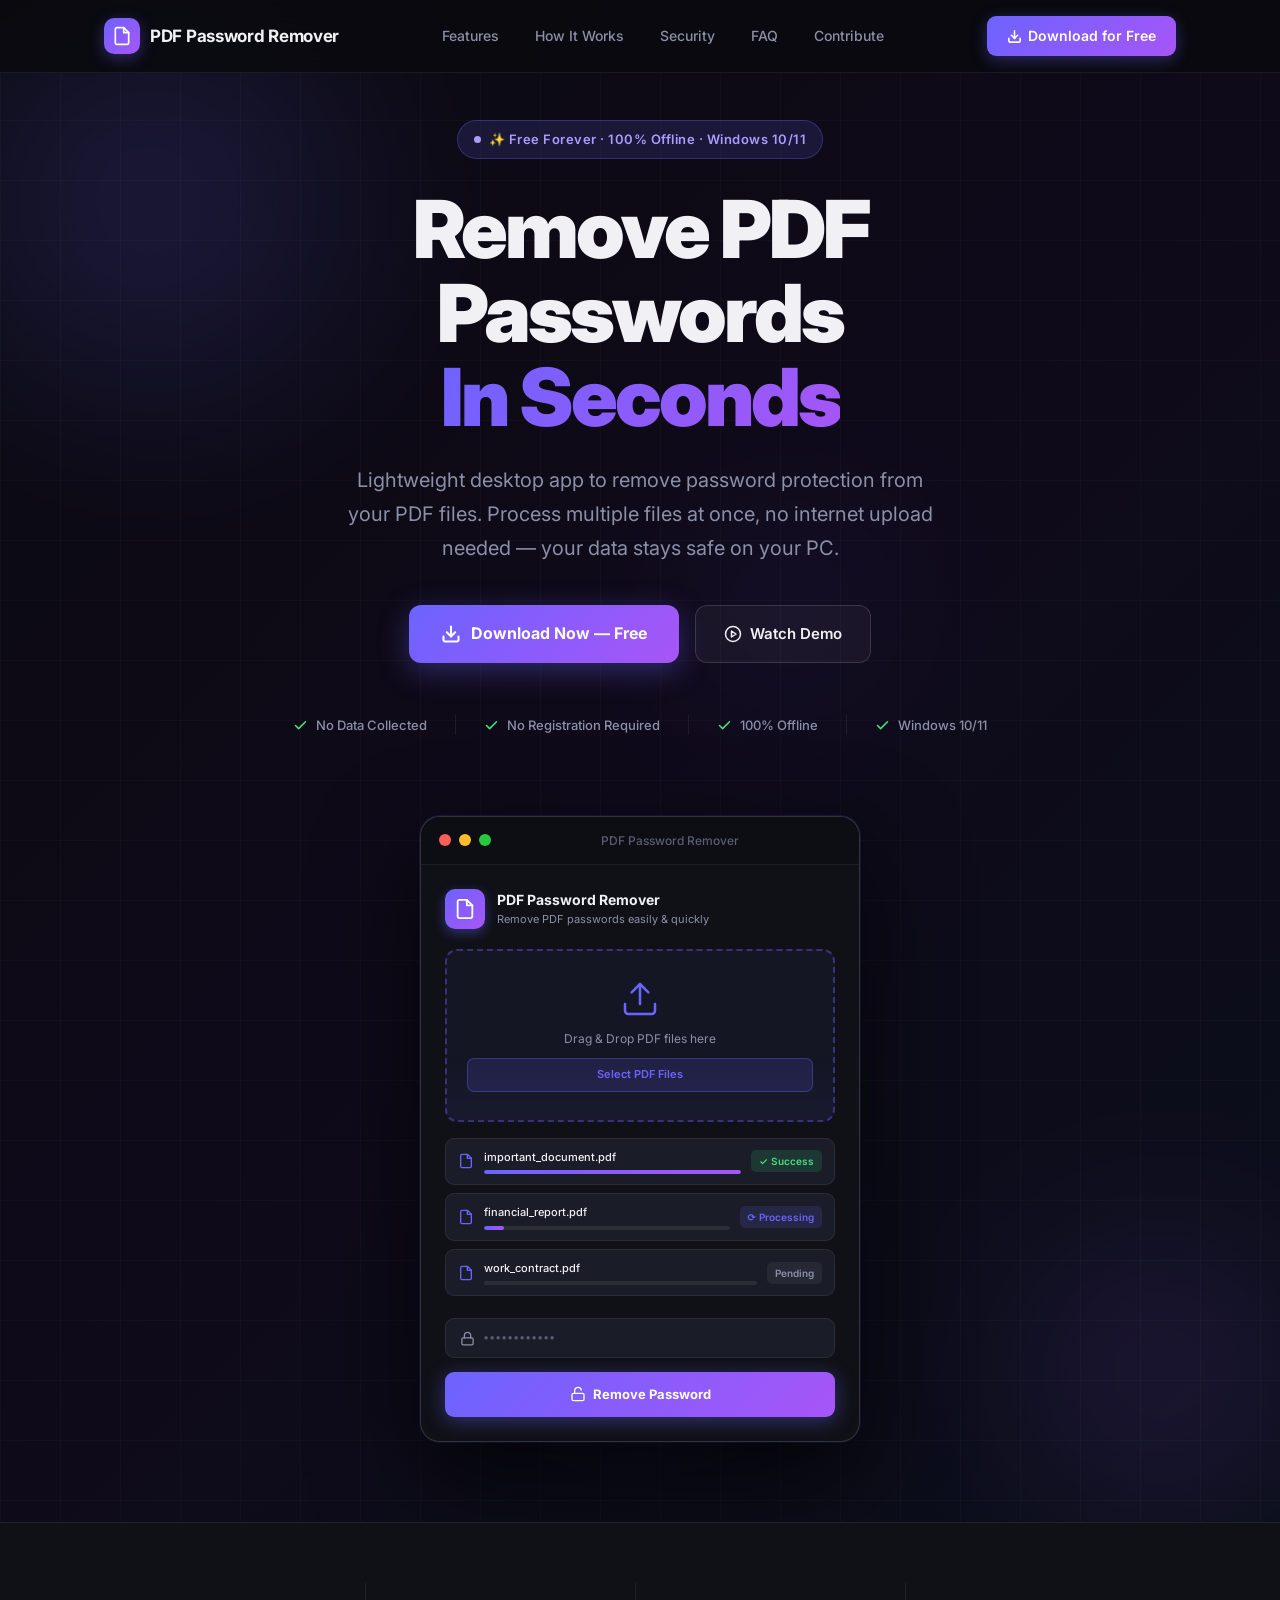
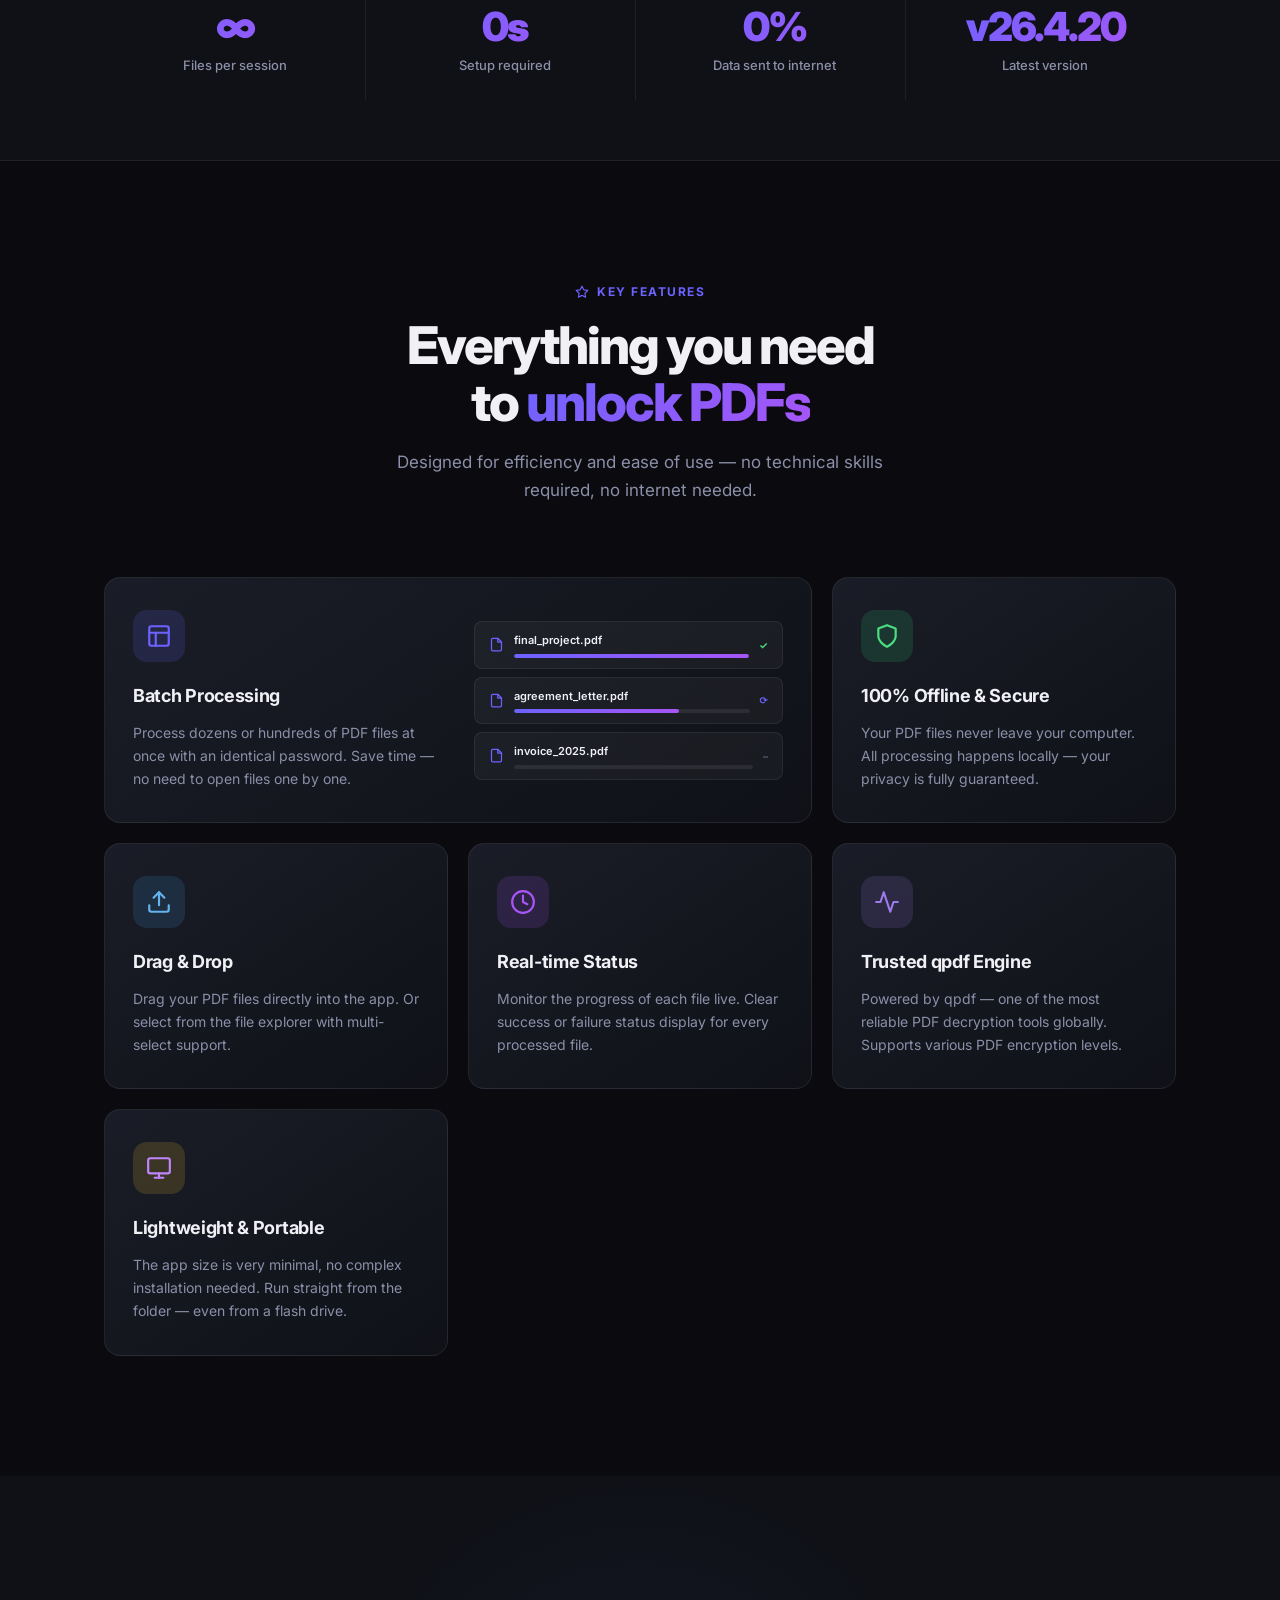
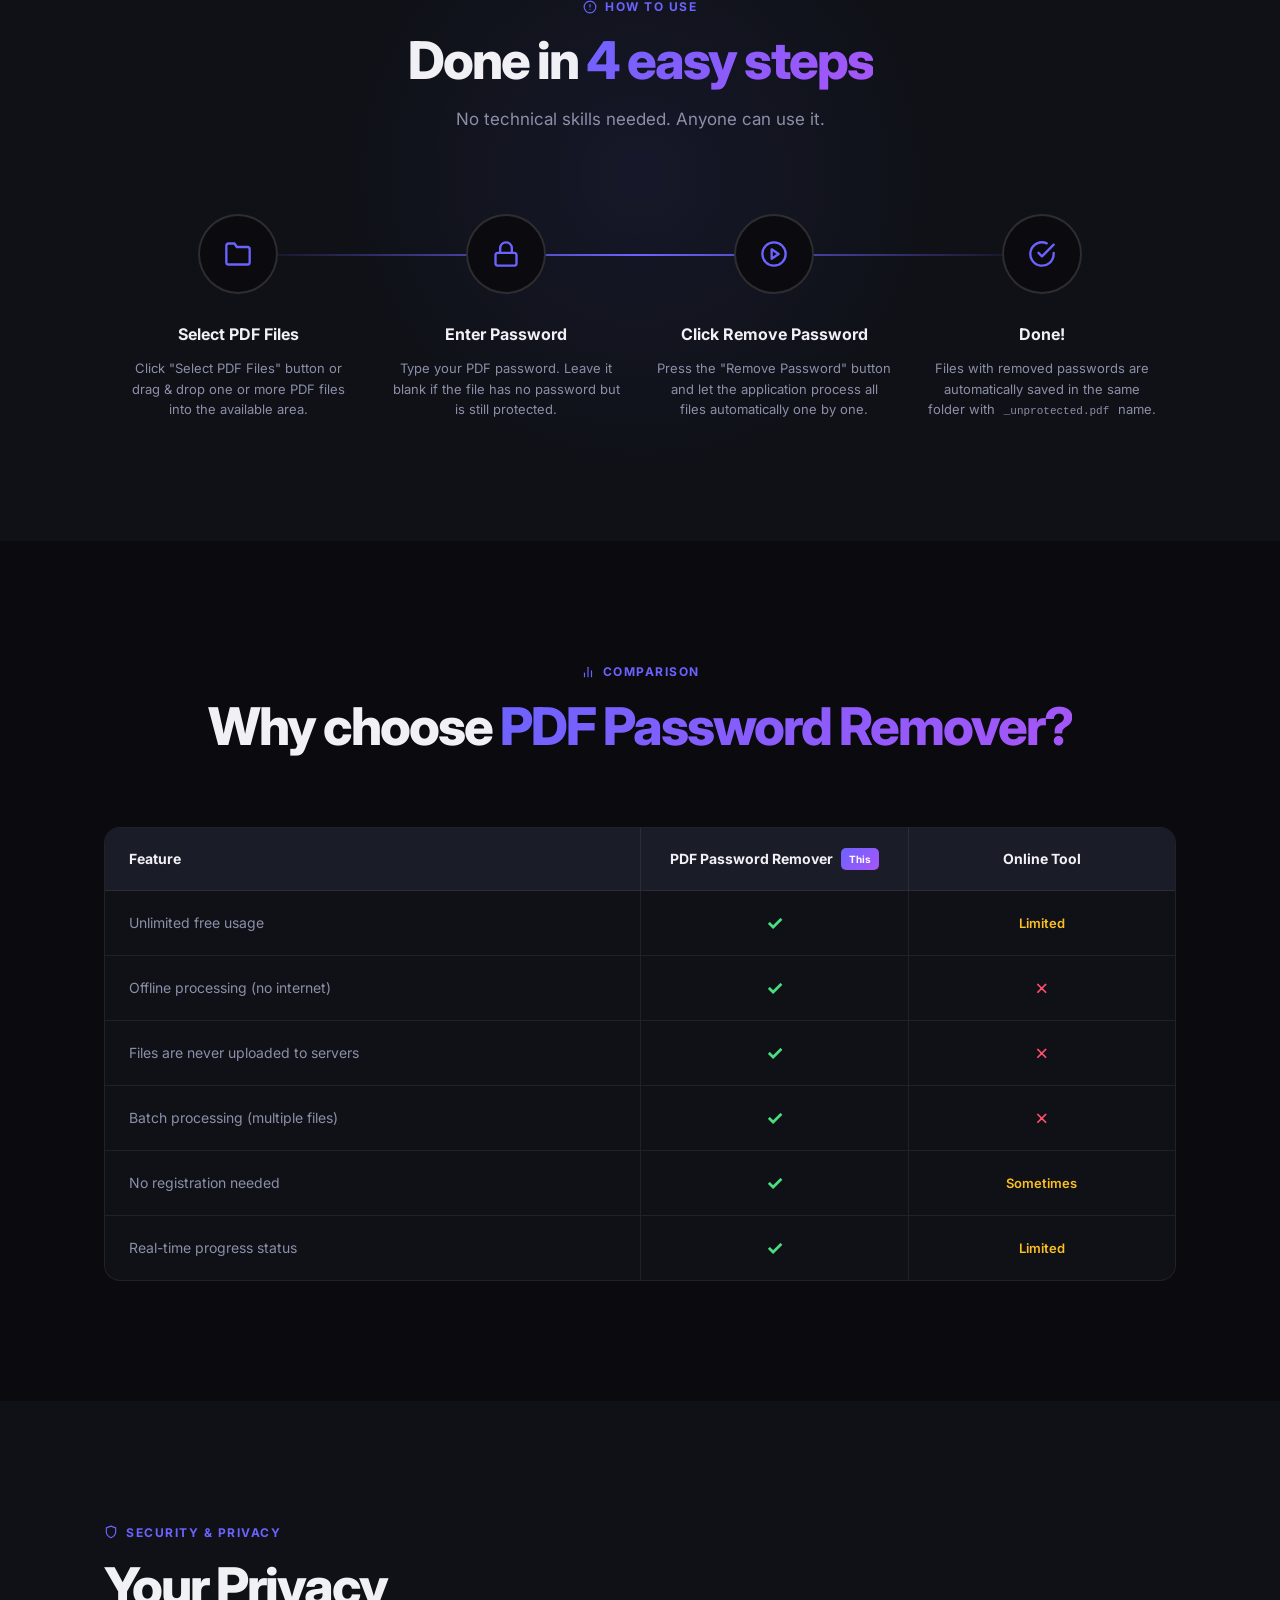
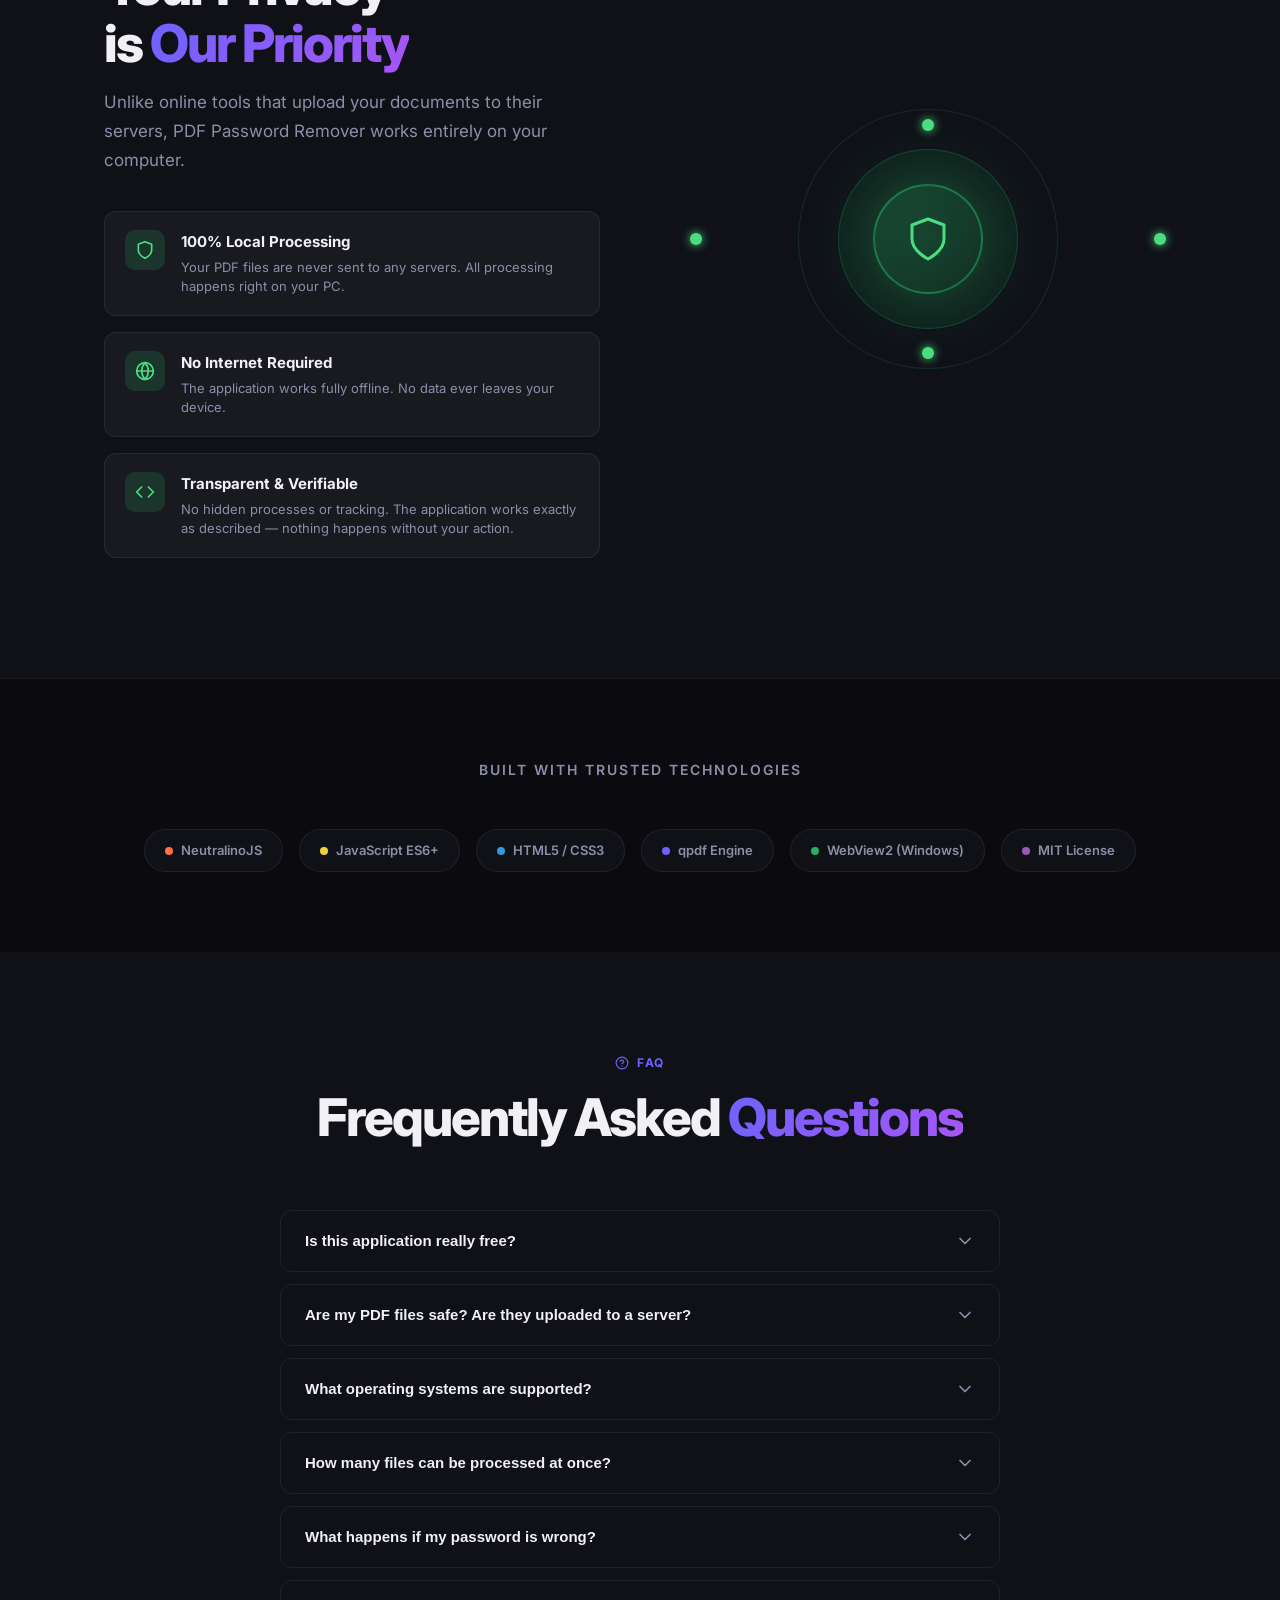
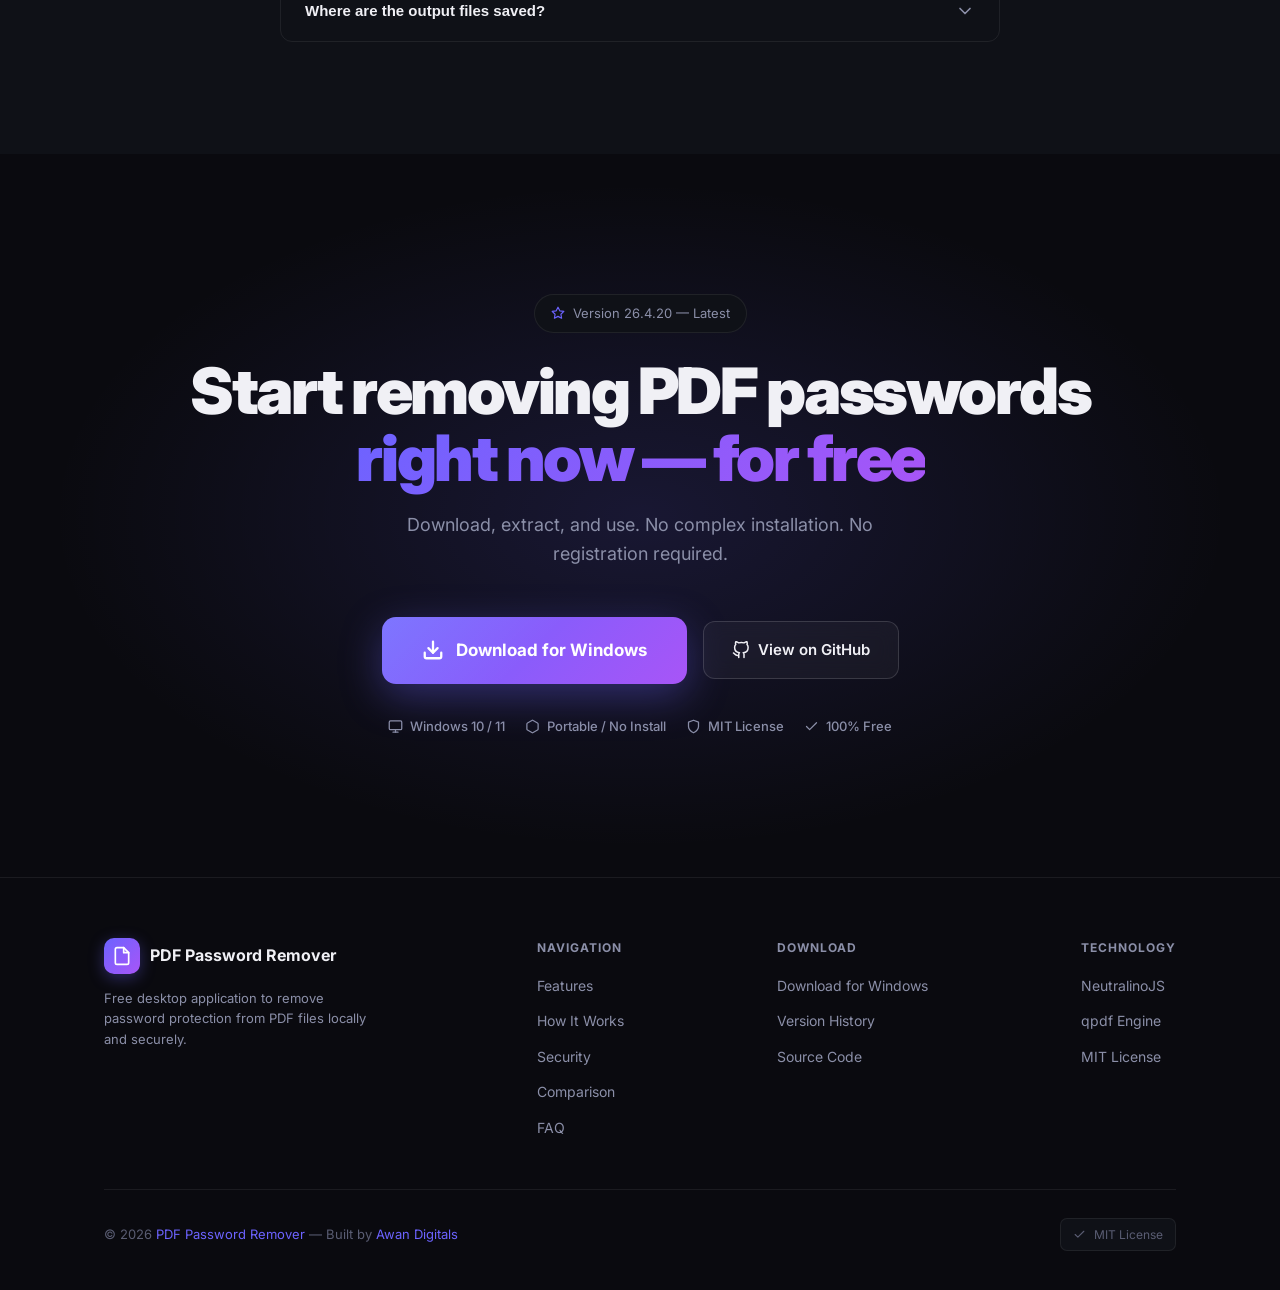
<file: landing-pages/index.html>
<!DOCTYPE html>
<html lang="en">

<head>
  <meta charset="UTF-8">
  <meta name="viewport" content="width=device-width, initial-scale=1.0">
  <title>PDF Password Remover – Unlock PDF Files Instantly & Securely Offline</title>
  <meta name="description"
    content="Free desktop tool to easily remove passwords and unlock PDF files offline. Supports batch processing, runs securely on your PC without internet, and guarantees 100% privacy.">
  <meta name="keywords"
    content="pdf password remover, remove pdf password, unlock pdf, decrypt pdf, offline pdf tool, batch remove pdf password, free pdf unlocker, local pdf processor">


  <meta property="og:title" content="PDF Password Remover – Unlock PDF Files Instantly">
  <meta property="og:description"
    content="Free, open-source desktop app to remove PDF passwords locally and securely. No internet required, no data uploaded.">
  <meta property="og:type" content="website">


  <link rel="icon" type="image/x-icon" href="assets/appIcon.ico">
  <link rel="icon" type="image/png" sizes="32x32" href="assets/trayIcon.png">
  <link rel="apple-touch-icon" href="assets/trayIcon.png">

  <link rel="preconnect" href="https://fonts.googleapis.com">
  <link rel="preconnect" href="https://fonts.gstatic.com" crossorigin>
  <link href="https://fonts.googleapis.com/css2?family=Inter:wght@300;400;500;600;700;800;900&display=swap"
    rel="stylesheet">
  <style>
    *,
    *::before,
    *::after {
      box-sizing: border-box;
      margin: 0;
      padding: 0;
    }

    :root {
      --primary: #6c63ff;
      --primary-dim: #574fd6;
      --primary-glow: rgba(108, 99, 255, 0.35);
      --accent: #a855f7;
      --accent2: #c084fc;
      --bg-deep: #0a0a0f;
      --bg-card: #0f1117;
      --bg-card2: #1a1d27;
      --bg-glass: rgba(255, 255, 255, 0.04);
      --border: rgba(255, 255, 255, 0.07);
      --border-strong: rgba(255, 255, 255, 0.14);
      --text: #f0f0f5;
      --text-dim: #8b8fa8;
      --text-muted: #5a5d73;
      --success: #4ade80;
      --warning: #fbbf24;
      --gradient-hero: linear-gradient(135deg, #0a0a0f 0%, #0f0a1a 50%, #0a0f1a 100%);
      --gradient-red: linear-gradient(135deg, #6c63ff, #a855f7);
      --gradient-card: linear-gradient(145deg, #1a1d27, #0f1117);
      --radius: 16px;
      --radius-sm: 10px;
      --shadow-glow: 0 0 60px rgba(108, 99, 255, 0.2), 0 25px 50px rgba(0, 0, 0, 0.5);
      --shadow-card: 0 8px 32px rgba(0, 0, 0, 0.4);
    }

    html {
      scroll-behavior: smooth;
    }

    body {
      font-family: 'Inter', system-ui, sans-serif;
      background: var(--bg-deep);
      color: var(--text);
      line-height: 1.6;
      overflow-x: hidden;
    }


    ::-webkit-scrollbar {
      width: 6px;
    }

    ::-webkit-scrollbar-track {
      background: var(--bg-deep);
    }

    ::-webkit-scrollbar-thumb {
      background: var(--primary-dim);
      border-radius: 3px;
    }


    .container {
      max-width: 1120px;
      margin: 0 auto;
      padding: 0 24px;
    }

    .gradient-text {
      background: var(--gradient-red);
      -webkit-background-clip: text;
      -webkit-text-fill-color: transparent;
      background-clip: text;
    }


    .navbar {
      position: fixed;
      top: 0;
      left: 0;
      right: 0;
      z-index: 100;
      padding: 16px 0;
      background: rgba(10, 10, 15, 0.85);
      backdrop-filter: blur(20px);
      -webkit-backdrop-filter: blur(20px);
      border-bottom: 1px solid var(--border);
      transition: all 0.3s ease;
    }

    .navbar.scrolled {
      padding: 12px 0;
      background: rgba(10, 10, 15, 0.96);
      box-shadow: 0 4px 40px rgba(0, 0, 0, 0.4);
    }

    .nav-inner {
      display: flex;
      align-items: center;
      justify-content: space-between;
    }

    .nav-logo {
      display: flex;
      align-items: center;
      gap: 10px;
      text-decoration: none;
    }

    .nav-logo-icon {
      width: 36px;
      height: 36px;
      background: var(--gradient-red);
      border-radius: 10px;
      display: flex;
      align-items: center;
      justify-content: center;
      box-shadow: 0 4px 15px var(--primary-glow);
    }

    .nav-logo-icon svg {
      width: 20px;
      height: 20px;
      color: white;
      stroke: white;
    }

    .nav-logo-text {
      font-size: 17px;
      font-weight: 700;
      color: var(--text);
      letter-spacing: -0.3px;
    }

    .nav-links {
      display: flex;
      align-items: center;
      gap: 8px;
      list-style: none;
    }

    .nav-links a {
      color: var(--text-dim);
      text-decoration: none;
      font-size: 14px;
      font-weight: 500;
      padding: 8px 14px;
      border-radius: 8px;
      transition: all 0.2s ease;
    }

    .nav-links a:hover {
      color: var(--text);
      background: var(--bg-glass);
    }

    .nav-cta {
      display: flex;
      align-items: center;
      gap: 10px;
    }

    .btn-nav-download {
      background: var(--gradient-red);
      color: white;
      border: none;
      cursor: pointer;
      padding: 9px 20px;
      border-radius: 9px;
      font-size: 14px;
      font-weight: 600;
      text-decoration: none;
      display: inline-flex;
      align-items: center;
      gap: 6px;
      transition: all 0.25s ease;
      box-shadow: 0 4px 15px var(--primary-glow);
    }

    .btn-nav-download:hover {
      transform: translateY(-1px);
      box-shadow: 0 6px 25px var(--primary-glow);
    }

    .hamburger {
      display: none;
      background: none;
      border: none;
      cursor: pointer;
      color: var(--text);
      padding: 4px;
    }


    .hero {
      min-height: 100vh;
      display: flex;
      align-items: center;
      justify-content: center;
      background: var(--gradient-hero);
      position: relative;
      overflow: hidden;
      padding: 120px 0 80px;
    }

    .hero-bg-orb {
      position: absolute;
      border-radius: 50%;
      filter: blur(80px);
      pointer-events: none;
      opacity: 0.35;
    }

    .hero-orb-1 {
      width: 600px;
      height: 600px;
      background: radial-gradient(circle, rgba(108, 99, 255, 0.6) 0%, transparent 70%);
      top: -100px;
      left: -150px;
      animation: float1 8s ease-in-out infinite;
    }

    .hero-orb-2 {
      width: 400px;
      height: 400px;
      background: radial-gradient(circle, rgba(168, 85, 247, 0.5) 0%, transparent 70%);
      bottom: -50px;
      right: -80px;
      animation: float2 10s ease-in-out infinite;
    }

    .hero-orb-3 {
      width: 300px;
      height: 300px;
      background: radial-gradient(circle, rgba(108, 99, 255, 0.3) 0%, transparent 70%);
      top: 30%;
      left: 50%;
      animation: float3 12s ease-in-out infinite;
    }

    @keyframes float1 {

      0%,
      100% {
        transform: translate(0, 0) scale(1);
      }

      50% {
        transform: translate(30px, 40px) scale(1.05);
      }
    }

    @keyframes float2 {

      0%,
      100% {
        transform: translate(0, 0) scale(1);
      }

      50% {
        transform: translate(-25px, -30px) scale(1.08);
      }
    }

    @keyframes float3 {

      0%,
      100% {
        transform: translate(0, 0) rotate(0deg);
      }

      50% {
        transform: translate(-40px, 20px) rotate(15deg);
      }
    }


    .hero::after {
      content: '';
      position: absolute;
      inset: 0;
      background-image:
        linear-gradient(rgba(255, 255, 255, 0.02) 1px, transparent 1px),
        linear-gradient(90deg, rgba(255, 255, 255, 0.02) 1px, transparent 1px);
      background-size: 60px 60px;
      pointer-events: none;
    }

    .hero-content {
      position: relative;
      z-index: 2;
      text-align: center;
      max-width: 800px;
      margin: 0 auto;
    }

    .hero-badge {
      display: inline-flex;
      align-items: center;
      gap: 8px;
      background: rgba(108, 99, 255, 0.15);
      border: 1px solid rgba(108, 99, 255, 0.3);
      color: #a89dff;
      padding: 8px 16px;
      border-radius: 100px;
      font-size: 13px;
      font-weight: 600;
      letter-spacing: 0.5px;
      margin-bottom: 28px;
      animation: fadeInDown 0.6s ease both;
    }

    .hero-badge-dot {
      width: 7px;
      height: 7px;
      background: #a89dff;
      border-radius: 50%;
      animation: pulse-dot 2s ease-in-out infinite;
    }

    @keyframes pulse-dot {

      0%,
      100% {
        opacity: 1;
        transform: scale(1);
      }

      50% {
        opacity: 0.5;
        transform: scale(0.7);
      }
    }

    .hero h1 {
      font-size: clamp(42px, 7vw, 80px);
      font-weight: 900;
      line-height: 1.05;
      letter-spacing: -3px;
      margin-bottom: 24px;
      animation: fadeInUp 0.7s ease 0.1s both;
    }

    .hero-subtitle {
      font-size: clamp(16px, 2.2vw, 20px);
      color: var(--text-dim);
      line-height: 1.7;
      max-width: 600px;
      margin: 0 auto 40px;
      animation: fadeInUp 0.7s ease 0.2s both;
    }

    .hero-actions {
      display: flex;
      align-items: center;
      justify-content: center;
      gap: 16px;
      flex-wrap: wrap;
      animation: fadeInUp 0.7s ease 0.3s both;
    }

    .btn-primary {
      display: inline-flex;
      align-items: center;
      gap: 10px;
      background: var(--gradient-red);
      color: white;
      text-decoration: none;
      padding: 16px 32px;
      border-radius: 12px;
      font-size: 16px;
      font-weight: 700;
      box-shadow: 0 8px 30px var(--primary-glow);
      transition: all 0.3s ease;
      position: relative;
      overflow: hidden;
    }

    .btn-primary::before {
      content: '';
      position: absolute;
      inset: 0;
      background: linear-gradient(135deg, rgba(255, 255, 255, 0.15) 0%, transparent 60%);
      opacity: 0;
      transition: opacity 0.3s;
    }

    .btn-primary:hover {
      transform: translateY(-3px);
      box-shadow: 0 16px 50px var(--primary-glow);
    }

    .btn-primary:hover::before {
      opacity: 1;
    }

    .btn-primary:active {
      transform: translateY(0);
    }

    .btn-secondary {
      display: inline-flex;
      align-items: center;
      gap: 8px;
      background: var(--bg-glass);
      color: var(--text);
      border: 1px solid var(--border-strong);
      text-decoration: none;
      padding: 16px 28px;
      border-radius: 12px;
      font-size: 15px;
      font-weight: 600;
      backdrop-filter: blur(10px);
      transition: all 0.3s ease;
    }

    .btn-secondary:hover {
      background: rgba(255, 255, 255, 0.08);
      border-color: rgba(255, 255, 255, 0.22);
      transform: translateY(-2px);
    }

    .hero-meta {
      display: flex;
      align-items: center;
      justify-content: center;
      gap: 28px;
      margin-top: 52px;
      flex-wrap: wrap;
      animation: fadeInUp 0.7s ease 0.4s both;
    }

    .hero-meta-item {
      display: flex;
      align-items: center;
      gap: 8px;
      color: var(--text-dim);
      font-size: 13px;
      font-weight: 500;
    }

    .hero-meta-item svg {
      color: var(--success);
      stroke: var(--success);
    }

    .hero-meta-divider {
      width: 1px;
      height: 20px;
      background: var(--border);
    }


    .hero-mockup {
      margin-top: 80px;
      position: relative;
      z-index: 2;
      animation: fadeInUp 0.9s ease 0.5s both;
    }

    .mockup-wrapper {
      max-width: 440px;
      margin: 0 auto;
      position: relative;
    }

    .mockup-glow {
      position: absolute;
      width: 100%;
      height: 60%;
      bottom: -30px;
      left: 0;
      background: radial-gradient(ellipse, rgba(108, 99, 255, 0.35) 0%, transparent 70%);
      filter: blur(30px);
    }

    .mockup-frame {
      background: #1a1d27;
      border: 1px solid rgba(255, 255, 255, 0.1);
      border-radius: 20px;
      overflow: hidden;
      box-shadow: 0 40px 100px rgba(0, 0, 0, 0.7), 0 0 0 1px rgba(108, 99, 255, 0.15);
      position: relative;
    }

    .mockup-titlebar {
      background: #0c0e14;
      padding: 14px 18px;
      display: flex;
      align-items: center;
      gap: 8px;
      border-bottom: 1px solid rgba(255, 255, 255, 0.07);
    }

    .titlebar-dot {
      width: 12px;
      height: 12px;
      border-radius: 50%;
    }

    .dot-red {
      background: #ff5f56;
    }

    .dot-yellow {
      background: #ffbd2e;
    }

    .dot-green {
      background: #27c93f;
    }

    .titlebar-text {
      flex: 1;
      text-align: center;
      font-size: 12px;
      color: var(--text-muted);
      font-weight: 500;
    }

    .mockup-body {
      padding: 24px;
      background: #0f1117;
    }


    .app-header-mock {
      display: flex;
      align-items: center;
      gap: 12px;
      margin-bottom: 20px;
    }

    .app-icon-mock {
      width: 40px;
      height: 40px;
      border-radius: 10px;
      background: linear-gradient(135deg, #6c63ff, #a855f7);
      display: flex;
      align-items: center;
      justify-content: center;
      box-shadow: 0 4px 12px rgba(108, 99, 255, 0.4);
    }

    .app-icon-mock svg {
      width: 22px;
      height: 22px;
      stroke: white;
    }

    .app-title-mock {
      font-size: 14px;
      font-weight: 700;
      color: var(--text);
    }

    .app-sub-mock {
      font-size: 11px;
      color: var(--text-dim);
    }

    .dropzone-mock {
      border: 2px dashed rgba(108, 99, 255, 0.4);
      border-radius: 12px;
      padding: 28px 20px;
      text-align: center;
      margin-bottom: 16px;
      background: rgba(108, 99, 255, 0.06);
      position: relative;
      overflow: hidden;
    }

    .dropzone-mock::after {
      content: '';
      position: absolute;
      inset: 0;
      background: linear-gradient(180deg, transparent 60%, rgba(108, 99, 255, 0.05));
    }

    .dropzone-icon-mock {
      width: 40px;
      height: 40px;
      margin: 0 auto 10px;
      color: #6c63ff;
      stroke: #6c63ff;
    }

    .dropzone-text-mock {
      font-size: 12px;
      color: var(--text-dim);
      margin-bottom: 10px;
    }

    .btn-browse-mock {
      background: rgba(108, 99, 255, 0.15);
      border: 1px solid rgba(108, 99, 255, 0.35);
      color: #6c63ff;
      padding: 7px 16px;
      border-radius: 7px;
      font-size: 11px;
      font-weight: 600;
    }

    .file-item-mock {
      display: flex;
      align-items: center;
      gap: 10px;
      background: #1a1d27;
      border: 1px solid rgba(255, 255, 255, 0.07);
      border-radius: 9px;
      padding: 10px 12px;
      margin-bottom: 8px;
    }

    .file-icon-mock {
      color: #6c63ff;
      stroke: #6c63ff;
    }

    .file-name-mock {
      flex: 1;
      font-size: 11px;
      color: var(--text);
      font-weight: 500;
    }

    .file-status-mock {
      font-size: 10px;
      padding: 3px 8px;
      border-radius: 5px;
      font-weight: 600;
    }

    .status-success {
      background: rgba(46, 204, 113, 0.15);
      color: var(--success);
    }

    .status-processing {
      background: rgba(108, 99, 255, 0.15);
      color: #6c63ff;
    }

    .status-pending {
      background: rgba(144, 144, 168, 0.1);
      color: var(--text-dim);
    }

    .password-mock {
      background: #1a1d27;
      border: 1px solid rgba(255, 255, 255, 0.07);
      border-radius: 9px;
      padding: 10px 14px;
      display: flex;
      align-items: center;
      gap: 8px;
      margin-bottom: 14px;
    }

    .password-mock input-fake {
      flex: 1;
      font-size: 11px;
      color: var(--text-dim);
    }

    .btn-remove-mock {
      width: 100%;
      background: linear-gradient(135deg, #6c63ff 0%, #a855f7 100%);
      color: white;
      border: none;
      border-radius: 9px;
      padding: 12px;
      font-size: 13px;
      font-weight: 700;
      display: flex;
      align-items: center;
      justify-content: center;
      gap: 7px;
      box-shadow: 0 4px 20px rgba(108, 99, 255, 0.4);
    }


    .stats {
      padding: 60px 0;
      border-top: 1px solid var(--border);
      border-bottom: 1px solid var(--border);
      background: var(--bg-card);
    }

    .stats-grid {
      display: grid;
      grid-template-columns: repeat(4, 1fr);
      gap: 8px;
      text-align: center;
    }

    .stat-item {
      padding: 24px 16px;
      border-right: 1px solid var(--border);
    }

    .stat-item:last-child {
      border-right: none;
    }

    .stat-number {
      font-size: 40px;
      font-weight: 900;
      letter-spacing: -2px;
      line-height: 1;
      margin-bottom: 8px;
    }

    .stat-label {
      font-size: 13px;
      color: var(--text-dim);
      font-weight: 500;
    }


    .features {
      padding: 120px 0;
      position: relative;
      overflow: hidden;
    }

    .section-label {
      display: inline-flex;
      align-items: center;
      gap: 8px;
      font-size: 12px;
      font-weight: 700;
      letter-spacing: 1.5px;
      text-transform: uppercase;
      color: var(--primary);
      margin-bottom: 16px;
    }

    .section-title {
      font-size: clamp(32px, 4.5vw, 52px);
      font-weight: 800;
      letter-spacing: -2px;
      line-height: 1.1;
      margin-bottom: 16px;
    }

    .section-desc {
      font-size: 17px;
      color: var(--text-dim);
      max-width: 560px;
      line-height: 1.7;
    }

    .features-header {
      text-align: center;
      margin-bottom: 72px;
    }

    .features-header .section-desc {
      margin: 0 auto;
    }

    .features-grid {
      display: grid;
      grid-template-columns: repeat(3, 1fr);
      gap: 20px;
    }

    .feature-card {
      background: var(--gradient-card);
      border: 1px solid var(--border);
      border-radius: var(--radius);
      padding: 32px 28px;
      transition: all 0.35s ease;
      position: relative;
      overflow: hidden;
      cursor: default;
    }

    .feature-card::before {
      content: '';
      position: absolute;
      top: 0;
      left: 0;
      right: 0;
      height: 2px;
      background: var(--gradient-red);
      transform: scaleX(0);
      transform-origin: left;
      transition: transform 0.4s ease;
    }

    .feature-card:hover {
      border-color: rgba(108, 99, 255, 0.3);
      background: var(--bg-card2);
      transform: translateY(-6px);
      box-shadow: var(--shadow-card), 0 0 0 1px rgba(108, 99, 255, 0.1);
    }

    .feature-card:hover::before {
      transform: scaleX(1);
    }

    .feature-icon {
      width: 52px;
      height: 52px;
      border-radius: 14px;
      display: flex;
      align-items: center;
      justify-content: center;
      margin-bottom: 20px;
    }

    .feature-icon svg {
      width: 26px;
      height: 26px;
    }

    .icon-red {
      background: rgba(108, 99, 255, 0.15);
      color: var(--primary);
      stroke: var(--primary);
    }

    .icon-orange {
      background: rgba(168, 85, 247, 0.15);
      color: var(--accent);
      stroke: var(--accent);
    }

    .icon-green {
      background: rgba(46, 204, 113, 0.15);
      color: var(--success);
      stroke: var(--success);
    }

    .icon-blue {
      background: rgba(66, 153, 225, 0.15);
      color: #63b3ed;
      stroke: #63b3ed;
    }

    .icon-purple {
      background: rgba(159, 122, 234, 0.15);
      color: #9f7aea;
      stroke: #9f7aea;
    }

    .icon-yellow {
      background: rgba(255, 202, 40, 0.15);
      color: var(--accent2);
      stroke: var(--accent2);
    }

    .feature-title {
      font-size: 18px;
      font-weight: 700;
      margin-bottom: 10px;
      letter-spacing: -0.3px;
    }

    .feature-desc {
      font-size: 14px;
      color: var(--text-dim);
      line-height: 1.65;
    }


    .feature-card.large {
      grid-column: span 2;
      display: grid;
      grid-template-columns: 1fr 1fr;
      gap: 32px;
      align-items: center;
    }

    .feature-card.large .feature-content {
      order: 1;
    }

    .feature-card.large .feature-visual {
      order: 2;
    }

    .batch-visual {
      display: flex;
      flex-direction: column;
      gap: 8px;
    }

    .batch-file {
      background: var(--bg-glass);
      border: 1px solid var(--border);
      border-radius: 8px;
      padding: 10px 14px;
      display: flex;
      align-items: center;
      gap: 10px;
      animation: shimmer-in 0.3s ease both;
    }

    .batch-file:nth-child(2) {
      animation-delay: 0.15s;
    }

    .batch-file:nth-child(3) {
      animation-delay: 0.3s;
    }

    @keyframes shimmer-in {
      from {
        opacity: 0;
        transform: translateX(20px);
      }

      to {
        opacity: 1;
        transform: translateX(0);
      }
    }

    .batch-filename {
      flex: 1;
      font-size: 11px;
      color: var(--text);
      font-weight: 500;
    }

    .batch-progress {
      height: 4px;
      background: rgba(255, 255, 255, 0.08);
      border-radius: 2px;
      margin-top: 4px;
      overflow: hidden;
    }

    .batch-progress-bar {
      height: 100%;
      border-radius: 2px;
      background: linear-gradient(90deg, #6c63ff, #a855f7);
    }


    .how-it-works {
      padding: 120px 0;
      background: var(--bg-card);
      position: relative;
      overflow: hidden;
    }

    .how-it-works::before {
      content: '';
      position: absolute;
      top: 0;
      left: 50%;
      transform: translateX(-50%);
      width: 600px;
      height: 600px;
      background: radial-gradient(circle, rgba(108, 99, 255, 0.08) 0%, transparent 70%);
      pointer-events: none;
    }

    .how-header {
      text-align: center;
      margin-bottom: 80px;
    }

    .steps-grid {
      display: grid;
      grid-template-columns: repeat(4, 1fr);
      gap: 0;
      position: relative;
    }

    .steps-grid::before {
      content: '';
      position: absolute;
      top: 40px;
      left: calc(12.5%);
      right: calc(12.5%);
      height: 2px;
      background: linear-gradient(90deg, transparent, var(--primary), transparent);
    }

    .step-item {
      text-align: center;
      padding: 0 16px;
      position: relative;
    }

    .step-number {
      width: 80px;
      height: 80px;
      border-radius: 50%;
      background: var(--bg-deep);
      border: 2px solid var(--border-strong);
      display: flex;
      align-items: center;
      justify-content: center;
      margin: 0 auto 28px;
      font-size: 13px;
      font-weight: 800;
      color: var(--primary);
      letter-spacing: 1px;
      position: relative;
      z-index: 1;
      transition: all 0.3s ease;
    }

    .step-number svg {
      width: 28px;
      height: 28px;
      stroke: var(--primary);
    }

    .step-item:hover .step-number {
      background: linear-gradient(rgba(108, 99, 255, 0.1), rgba(108, 99, 255, 0.1)), var(--bg-deep);
      border-color: var(--primary);
      box-shadow: 0 0 30px var(--primary-glow);
    }

    .step-title {
      font-size: 16px;
      font-weight: 700;
      margin-bottom: 10px;
    }

    .step-desc {
      font-size: 13px;
      color: var(--text-dim);
      line-height: 1.6;
    }


    .comparison {
      padding: 120px 0;
    }

    .comparison-header {
      text-align: center;
      margin-bottom: 72px;
    }

    .comparison-table {
      background: var(--bg-card);
      border: 1px solid var(--border);
      border-radius: var(--radius);
      overflow: hidden;
    }

    .comp-head {
      display: grid;
      grid-template-columns: 2fr 1fr 1fr;
      background: var(--bg-card2);
      border-bottom: 1px solid var(--border);
    }

    .comp-head-item {
      padding: 20px 24px;
      font-size: 14px;
      font-weight: 700;
      display: flex;
      align-items: center;
      gap: 8px;
    }

    .comp-head-item:not(:first-child) {
      justify-content: center;
      border-left: 1px solid var(--border);
    }

    .comp-badge {
      background: var(--gradient-red);
      color: white;
      font-size: 10px;
      padding: 3px 8px;
      border-radius: 5px;
      font-weight: 700;
    }

    .comp-row {
      display: grid;
      grid-template-columns: 2fr 1fr 1fr;
      border-bottom: 1px solid var(--border);
      transition: background 0.2s;
    }

    .comp-row:last-child {
      border-bottom: none;
    }

    .comp-row:hover {
      background: var(--bg-glass);
    }

    .comp-cell {
      padding: 16px 24px;
      font-size: 14px;
      display: flex;
      align-items: center;
    }

    .comp-cell:not(:first-child) {
      justify-content: center;
      border-left: 1px solid var(--border);
    }

    .comp-cell:first-child {
      color: var(--text-dim);
    }

    .check {
      color: var(--success);
      font-size: 20px;
      font-weight: 700;
    }

    .cross {
      color: #ff4d6d;
      font-size: 20px;
    }

    .partial {
      color: var(--warning);
      font-size: 13px;
      font-weight: 600;
    }


    .security {
      padding: 120px 0;
      background: var(--bg-card);
      position: relative;
      overflow: hidden;
    }

    .security-inner {
      display: grid;
      grid-template-columns: 1fr 1fr;
      gap: 80px;
      align-items: center;
    }

    .security-badge-list {
      display: flex;
      flex-direction: column;
      gap: 16px;
      margin-top: 36px;
    }

    .security-badge {
      display: flex;
      align-items: flex-start;
      gap: 16px;
      background: var(--bg-glass);
      border: 1px solid var(--border);
      border-radius: 12px;
      padding: 18px 20px;
      transition: all 0.3s ease;
    }

    .security-badge:hover {
      border-color: rgba(46, 204, 113, 0.3);
      background: rgba(46, 204, 113, 0.04);
    }

    .security-badge-icon {
      width: 40px;
      height: 40px;
      border-radius: 10px;
      background: rgba(46, 204, 113, 0.15);
      display: flex;
      align-items: center;
      justify-content: center;
      flex-shrink: 0;
    }

    .security-badge-icon svg {
      width: 20px;
      height: 20px;
      stroke: var(--success);
    }

    .security-badge-title {
      font-size: 15px;
      font-weight: 700;
      margin-bottom: 4px;
    }

    .security-badge-desc {
      font-size: 13px;
      color: var(--text-dim);
      line-height: 1.5;
    }


    .shield-visual {
      display: flex;
      align-items: center;
      justify-content: center;
      position: relative;
    }

    .shield-outer {
      width: 260px;
      height: 260px;
      border-radius: 50%;
      background: radial-gradient(circle, rgba(46, 204, 113, 0.1) 0%, transparent 70%);
      border: 1px solid rgba(46, 204, 113, 0.15);
      display: flex;
      align-items: center;
      justify-content: center;
      animation: rotate-slow 20s linear infinite;
    }

    .shield-inner {
      width: 180px;
      height: 180px;
      border-radius: 50%;
      background: rgba(46, 204, 113, 0.08);
      border: 1px solid rgba(46, 204, 113, 0.2);
      display: flex;
      align-items: center;
      justify-content: center;
    }

    .shield-core {
      width: 110px;
      height: 110px;
      border-radius: 50%;
      background: linear-gradient(135deg, rgba(46, 204, 113, 0.2), rgba(46, 204, 113, 0.05));
      border: 2px solid rgba(46, 204, 113, 0.4);
      display: flex;
      align-items: center;
      justify-content: center;
      box-shadow: 0 0 40px rgba(46, 204, 113, 0.2);
    }

    .shield-core svg {
      width: 48px;
      height: 48px;
      stroke: var(--success);
    }

    @keyframes rotate-slow {
      from {
        transform: rotate(0deg);
      }

      to {
        transform: rotate(360deg);
      }
    }

    .orbit-dot {
      position: absolute;
      width: 12px;
      height: 12px;
      background: var(--success);
      border-radius: 50%;
      box-shadow: 0 0 10px var(--success);
    }

    .orbit-dot:nth-child(1) {
      top: 10px;
      left: 50%;
      transform: translateX(-50%);
    }

    .orbit-dot:nth-child(2) {
      right: 10px;
      top: 50%;
      transform: translateY(-50%);
    }

    .orbit-dot:nth-child(3) {
      bottom: 10px;
      left: 50%;
      transform: translateX(-50%);
    }

    .orbit-dot:nth-child(4) {
      left: 10px;
      top: 50%;
      transform: translateY(-50%);
    }


    .tech-section {
      padding: 80px 0;
      border-top: 1px solid var(--border);
    }

    .tech-header {
      text-align: center;
      margin-bottom: 48px;
    }

    .tech-header p {
      font-size: 14px;
      color: var(--text-dim);
      font-weight: 600;
      letter-spacing: 2px;
      text-transform: uppercase;
    }

    .tech-grid {
      display: flex;
      align-items: center;
      justify-content: center;
      gap: 16px;
      flex-wrap: wrap;
    }

    .tech-pill {
      display: flex;
      align-items: center;
      gap: 8px;
      background: var(--bg-card);
      border: 1px solid var(--border);
      border-radius: 100px;
      padding: 10px 20px;
      font-size: 13px;
      font-weight: 600;
      color: var(--text-dim);
      transition: all 0.25s ease;
    }

    .tech-pill:hover {
      border-color: var(--border-strong);
      color: var(--text);
      transform: translateY(-2px);
    }

    .tech-dot {
      width: 8px;
      height: 8px;
      border-radius: 50%;
    }


    .download-cta {
      padding: 140px 0;
      text-align: center;
      background: var(--bg-deep);
      position: relative;
      overflow: hidden;
    }

    .download-cta::before {
      content: '';
      position: absolute;
      inset: 0;
      background: radial-gradient(ellipse at 50% 50%, rgba(108, 99, 255, 0.15) 0%, transparent 65%);
    }

    .download-cta-content {
      position: relative;
      z-index: 2;
    }

    .download-cta h2 {
      font-size: clamp(36px, 5vw, 64px);
      font-weight: 900;
      letter-spacing: -2.5px;
      line-height: 1.05;
      margin-bottom: 20px;
    }

    .download-cta p {
      font-size: 18px;
      color: var(--text-dim);
      max-width: 520px;
      margin: 0 auto 48px;
    }

    .download-buttons {
      display: flex;
      align-items: center;
      justify-content: center;
      gap: 16px;
      flex-wrap: wrap;
    }

    .btn-download-main {
      display: inline-flex;
      align-items: center;
      gap: 12px;
      background: var(--gradient-red);
      color: white;
      text-decoration: none;
      padding: 20px 40px;
      border-radius: 14px;
      font-size: 17px;
      font-weight: 700;
      box-shadow: 0 12px 40px var(--primary-glow);
      transition: all 0.3s ease;
      position: relative;
      overflow: hidden;
    }

    .btn-download-main::after {
      content: '';
      position: absolute;
      inset: 0;
      background: linear-gradient(135deg, rgba(255, 255, 255, 0.12) 0%, transparent 50%);
      pointer-events: none;
    }

    .btn-download-main:hover {
      transform: translateY(-4px);
      box-shadow: 0 20px 60px var(--primary-glow);
    }

    .btn-download-main svg {
      width: 22px;
      height: 22px;
      stroke: white;
    }

    .download-meta {
      display: flex;
      align-items: center;
      justify-content: center;
      gap: 20px;
      margin-top: 32px;
      flex-wrap: wrap;
    }

    .download-meta-item {
      display: flex;
      align-items: center;
      gap: 7px;
      font-size: 13px;
      color: var(--text-dim);
      font-weight: 500;
    }

    .download-meta-item svg {
      width: 15px;
      height: 15px;
    }


    .version-badge {
      display: inline-flex;
      align-items: center;
      gap: 8px;
      background: var(--bg-card);
      border: 1px solid var(--border);
      pad: 8px 16px;
      border-radius: 100px;
      font-size: 13px;
      color: var(--text-dim);
      padding: 8px 16px;
      margin-bottom: 24px;
    }


    .faq {
      padding: 100px 0;
      background: var(--bg-card);
    }

    .faq-header {
      text-align: center;
      margin-bottom: 64px;
    }

    .faq-list {
      max-width: 720px;
      margin: 0 auto;
    }

    .faq-item {
      border: 1px solid var(--border);
      border-radius: 12px;
      margin-bottom: 12px;
      overflow: hidden;
      transition: all 0.3s ease;
    }

    .faq-item.active {
      border-color: rgba(108, 99, 255, 0.3);
    }

    .faq-question {
      padding: 20px 24px;
      display: flex;
      align-items: center;
      justify-content: space-between;
      cursor: pointer;
      background: transparent;
      border: none;
      width: 100%;
      text-align: left;
      color: var(--text);
      font-size: 15px;
      font-weight: 600;
      transition: background 0.2s;
    }

    .faq-question:hover {
      background: var(--bg-glass);
    }

    .faq-chevron {
      width: 20px;
      height: 20px;
      flex-shrink: 0;
      stroke: var(--text-dim);
      transition: transform 0.3s ease;
    }

    .faq-item.active .faq-chevron {
      transform: rotate(180deg);
    }

    .faq-answer {
      max-height: 0;
      overflow: hidden;
      transition: max-height 0.4s ease, padding 0.3s ease;
      padding: 0 24px;
    }

    .faq-item.active .faq-answer {
      max-height: 200px;
      padding: 0 24px 20px;
    }

    .faq-answer p {
      font-size: 14px;
      color: var(--text-dim);
      line-height: 1.7;
    }


    .footer {
      padding: 60px 0 40px;
      border-top: 1px solid var(--border);
      background: var(--bg-deep);
    }

    .footer-inner {
      display: flex;
      align-items: flex-start;
      justify-content: space-between;
      gap: 48px;
      flex-wrap: wrap;
      margin-bottom: 48px;
    }

    .footer-brand {
      max-width: 280px;
    }

    .footer-logo {
      display: flex;
      align-items: center;
      gap: 10px;
      margin-bottom: 14px;
      text-decoration: none;
    }

    .footer-logo-icon {
      width: 36px;
      height: 36px;
      background: var(--gradient-red);
      border-radius: 10px;
      display: flex;
      align-items: center;
      justify-content: center;
      box-shadow: 0 4px 15px var(--primary-glow);
    }

    .footer-logo-icon svg {
      width: 20px;
      height: 20px;
      stroke: white;
    }

    .footer-logo-text {
      font-size: 16px;
      font-weight: 700;
      color: var(--text);
    }

    .footer-desc {
      font-size: 13px;
      color: var(--text-dim);
      line-height: 1.6;
    }

    .footer-links-group h4 {
      font-size: 12px;
      font-weight: 700;
      letter-spacing: 1px;
      text-transform: uppercase;
      color: var(--text-dim);
      margin-bottom: 16px;
    }

    .footer-links-group ul {
      list-style: none;
      display: flex;
      flex-direction: column;
      gap: 10px;
    }

    .footer-links-group a {
      font-size: 14px;
      color: var(--text-dim);
      text-decoration: none;
      transition: color 0.2s;
    }

    .footer-links-group a:hover {
      color: var(--text);
    }

    .footer-bottom {
      padding-top: 28px;
      border-top: 1px solid var(--border);
      display: flex;
      align-items: center;
      justify-content: space-between;
      flex-wrap: wrap;
      gap: 16px;
    }

    .footer-copy {
      font-size: 13px;
      color: var(--text-muted);
    }

    .footer-copy a {
      color: var(--primary);
      text-decoration: none;
    }

    .footer-license {
      display: flex;
      align-items: center;
      gap: 8px;
      font-size: 12px;
      color: var(--text-muted);
      background: var(--bg-card);
      border: 1px solid var(--border);
      padding: 6px 12px;
      border-radius: 7px;
    }


    @keyframes fadeInDown {
      from {
        opacity: 0;
        transform: translateY(-20px);
      }

      to {
        opacity: 1;
        transform: translateY(0);
      }
    }

    @keyframes fadeInUp {
      from {
        opacity: 0;
        transform: translateY(30px);
      }

      to {
        opacity: 1;
        transform: translateY(0);
      }
    }

    .reveal {
      opacity: 0;
      transform: translateY(30px);
      transition: opacity 0.6s ease, transform 0.6s ease;
    }

    .reveal.visible {
      opacity: 1;
      transform: translateY(0);
    }


    .mobile-menu {
      position: fixed;
      top: 0;
      left: 0;
      right: 0;
      bottom: 0;
      background: rgba(10, 10, 15, 0.98);
      z-index: 99;
      display: flex;
      flex-direction: column;
      align-items: center;
      justify-content: center;
      gap: 32px;
      opacity: 0;
      pointer-events: none;
      transition: opacity 0.3s ease;
    }

    .mobile-menu.open {
      opacity: 1;
      pointer-events: all;
    }

    .mobile-menu a {
      color: var(--text);
      text-decoration: none;
      font-size: 28px;
      font-weight: 700;
      transition: color 0.2s;
    }

    .mobile-menu a:hover {
      color: var(--primary);
    }

    .mobile-close {
      position: absolute;
      top: 20px;
      right: 24px;
      background: none;
      border: none;
      color: var(--text);
      cursor: pointer;
      font-size: 32px;
      line-height: 1;
    }


    @media (max-width: 900px) {
      .features-grid {
        grid-template-columns: 1fr 1fr;
      }

      .feature-card.large {
        grid-column: span 2;
      }

      .steps-grid {
        grid-template-columns: 1fr 1fr;
        gap: 40px;
      }

      .steps-grid::before {
        display: none;
      }

      .security-inner {
        grid-template-columns: 1fr;
      }

      .shield-visual {
        display: none;
      }

      .stats-grid {
        grid-template-columns: 1fr 1fr;
      }

      .stat-item {
        border-right: none;
        border-bottom: 1px solid var(--border);
      }

      .stat-item:nth-child(odd) {
        border-right: 1px solid var(--border);
      }

      .comp-head {
        grid-template-columns: 1.5fr 1fr 1fr;
      }

      .comp-row {
        grid-template-columns: 1.5fr 1fr 1fr;
      }

      .nav-links {
        display: none;
      }

      .hamburger {
        display: block;
      }
    }

    @media (max-width: 640px) {
      .features-grid {
        grid-template-columns: 1fr;
      }

      .feature-card.large {
        grid-column: span 1;
        display: block;
      }

      .steps-grid {
        grid-template-columns: 1fr;
      }

      .hero-meta {
        gap: 16px;
      }

      .hero-meta-divider {
        display: none;
      }

      .comp-head {
        grid-template-columns: 1.2fr 1fr 1fr;
        font-size: 12px;
      }

      .comp-row {
        grid-template-columns: 1.2fr 1fr 1fr;
        font-size: 12px;
      }

      .comp-cell {
        padding: 14px 12px;
      }

      .footer-inner {
        flex-direction: column;
      }

      .footer-bottom {
        flex-direction: column;
        text-align: center;
      }

      .stats-grid {
        grid-template-columns: 1fr 1fr;
      }
    }
  </style>
</head>

<body>


  <nav class="navbar" id="navbar">
    <div class="container">
      <div class="nav-inner">
        <a href="#" class="nav-logo">
          <div class="nav-logo-icon">
            <svg xmlns="http://www.w3.org/2000/svg" viewBox="0 0 24 24" fill="none" stroke-width="2"
              stroke-linecap="round" stroke-linejoin="round">
              <path d="M14 2H6a2 2 0 0 0-2 2v16a2 2 0 0 0 2 2h12a2 2 0 0 0 2-2V8z" />
              <polyline points="14 2 14 8 20 8" />
            </svg>
          </div>
          <span class="nav-logo-text">PDF Password Remover</span>
        </a>
        <ul class="nav-links">
          <li><a href="#features">Features</a></li>
          <li><a href="#how-it-works">How It Works</a></li>
          <li><a href="#security">Security</a></li>
          <li><a href="#faq">FAQ</a></li>
          <li><a href="https://contribute.awandigitals.com" target="_blank">Contribute</a></li>
        </ul>
        <div class="nav-cta">
          <a href="#download" class="btn-nav-download">
            <svg xmlns="http://www.w3.org/2000/svg" viewBox="0 0 24 24" fill="none" stroke="currentColor"
              stroke-width="2.5" stroke-linecap="round" stroke-linejoin="round" width="15" height="15">
              <path d="M21 15v4a2 2 0 0 1-2 2H5a2 2 0 0 1-2-2v-4" />
              <polyline points="7 10 12 15 17 10" />
              <line x1="12" y1="15" x2="12" y2="3" />
            </svg>
            Download for Free
          </a>
          <button class="hamburger" id="hamburgerBtn" aria-label="Menu">
            <svg xmlns="http://www.w3.org/2000/svg" viewBox="0 0 24 24" fill="none" stroke="currentColor"
              stroke-width="2" width="24" height="24">
              <line x1="3" y1="12" x2="21" y2="12" />
              <line x1="3" y1="6" x2="21" y2="6" />
              <line x1="3" y1="18" x2="21" y2="18" />
            </svg>
          </button>
        </div>
      </div>
    </div>
  </nav>


  <div class="mobile-menu" id="mobileMenu">
    <button class="mobile-close" id="mobileClose">&times;</button>
    <a href="#features" class="mobile-link">Features</a>
    <a href="#how-it-works" class="mobile-link">How It Works</a>
    <a href="#security" class="mobile-link">Security</a>
    <a href="#faq" class="mobile-link">FAQ</a>
    <a href="#download" class="btn-primary" style="font-size:16px;">Download for Free</a>
  </div>


  <section class="hero" id="home">
    <div class="hero-bg-orb hero-orb-1"></div>
    <div class="hero-bg-orb hero-orb-2"></div>
    <div class="hero-bg-orb hero-orb-3"></div>
    <div class="container">
      <div class="hero-content">
        <div class="hero-badge">
          <div class="hero-badge-dot"></div>
          ✨ Free Forever · 100% Offline · Windows 10/11
        </div>
        <h1>
          Remove PDF Passwords<br>
          <span class="gradient-text">In Seconds</span>
        </h1>
        <p class="hero-subtitle">
          Lightweight desktop app to remove password protection from your PDF files.
          Process multiple files at once, no internet upload needed — your data stays safe on your PC.
        </p>
        <div class="hero-actions">
          <a href="#download" class="btn-primary" id="hero-download-btn">
            <svg xmlns="http://www.w3.org/2000/svg" viewBox="0 0 24 24" fill="none" stroke="currentColor"
              stroke-width="2.5" stroke-linecap="round" stroke-linejoin="round" width="20" height="20">
              <path d="M21 15v4a2 2 0 0 1-2 2H5a2 2 0 0 1-2-2v-4" />
              <polyline points="7 10 12 15 17 10" />
              <line x1="12" y1="15" x2="12" y2="3" />
            </svg>
            Download Now — Free
          </a>
          <a href="#how-it-works" class="btn-secondary">
            <svg xmlns="http://www.w3.org/2000/svg" viewBox="0 0 24 24" fill="none" stroke="currentColor"
              stroke-width="2" stroke-linecap="round" stroke-linejoin="round" width="18" height="18">
              <circle cx="12" cy="12" r="10" />
              <polygon points="10 8 16 12 10 16 10 8" />
            </svg>
            Watch Demo
          </a>
        </div>
        <div class="hero-meta">
          <div class="hero-meta-item">
            <svg xmlns="http://www.w3.org/2000/svg" viewBox="0 0 24 24" fill="none" stroke-width="2.5"
              stroke-linecap="round" stroke-linejoin="round" width="15" height="15">
              <polyline points="20 6 9 17 4 12" />
            </svg>
            No Data Collected
          </div>
          <div class="hero-meta-divider"></div>
          <div class="hero-meta-item">
            <svg xmlns="http://www.w3.org/2000/svg" viewBox="0 0 24 24" fill="none" stroke-width="2.5"
              stroke-linecap="round" stroke-linejoin="round" width="15" height="15">
              <polyline points="20 6 9 17 4 12" />
            </svg>
            No Registration Required
          </div>
          <div class="hero-meta-divider"></div>
          <div class="hero-meta-item">
            <svg xmlns="http://www.w3.org/2000/svg" viewBox="0 0 24 24" fill="none" stroke-width="2.5"
              stroke-linecap="round" stroke-linejoin="round" width="15" height="15">
              <polyline points="20 6 9 17 4 12" />
            </svg>
            100% Offline
          </div>
          <div class="hero-meta-divider"></div>
          <div class="hero-meta-item">
            <svg xmlns="http://www.w3.org/2000/svg" viewBox="0 0 24 24" fill="none" stroke-width="2.5"
              stroke-linecap="round" stroke-linejoin="round" width="15" height="15">
              <polyline points="20 6 9 17 4 12" />
            </svg>
            Windows 10/11
          </div>
        </div>
      </div>


      <div class="hero-mockup">
        <div class="mockup-wrapper">
          <div class="mockup-glow"></div>
          <div class="mockup-frame">
            <div class="mockup-titlebar">
              <div class="titlebar-dot dot-red"></div>
              <div class="titlebar-dot dot-yellow"></div>
              <div class="titlebar-dot dot-green"></div>
              <span class="titlebar-text">PDF Password Remover</span>
            </div>
            <div class="mockup-body">
              <div class="app-header-mock">
                <div class="app-icon-mock">
                  <svg xmlns="http://www.w3.org/2000/svg" viewBox="0 0 24 24" fill="none" stroke-width="2"
                    stroke-linecap="round" stroke-linejoin="round">
                    <path d="M14 2H6a2 2 0 0 0-2 2v16a2 2 0 0 0 2 2h12a2 2 0 0 0 2-2V8z" />
                    <polyline points="14 2 14 8 20 8" />
                  </svg>
                </div>
                <div>
                  <div class="app-title-mock">PDF Password Remover</div>
                  <div class="app-sub-mock">Remove PDF passwords easily &amp; quickly</div>
                </div>
              </div>

              <div class="dropzone-mock">
                <div class="dropzone-icon-mock">
                  <svg xmlns="http://www.w3.org/2000/svg" viewBox="0 0 24 24" fill="none" stroke="currentColor"
                    stroke-width="1.5" stroke-linecap="round" stroke-linejoin="round" width="40" height="40">
                    <path d="M21 15v4a2 2 0 0 1-2 2H5a2 2 0 0 1-2-2v-4" />
                    <polyline points="17 8 12 3 7 8" />
                    <line x1="12" y1="3" x2="12" y2="15" />
                  </svg>
                </div>
                <div class="dropzone-text-mock">Drag &amp; Drop PDF files here</div>
                <div class="btn-browse-mock">Select PDF Files</div>
              </div>

              <div class="file-item-mock">
                <svg xmlns="http://www.w3.org/2000/svg" class="file-icon-mock" viewBox="0 0 24 24" fill="none"
                  stroke-width="2" stroke-linecap="round" stroke-linejoin="round" width="16" height="16">
                  <path d="M14 2H6a2 2 0 0 0-2 2v16a2 2 0 0 0 2 2h12a2 2 0 0 0 2-2V8z" />
                  <polyline points="14 2 14 8 20 8" />
                </svg>
                <div style="flex:1">
                  <div class="file-name-mock">important_document.pdf</div>
                  <div class="batch-progress">
                    <div class="batch-progress-bar" style="width:100%"></div>
                  </div>
                </div>
                <span class="file-status-mock status-success">✓ Success</span>
              </div>
              <div class="file-item-mock">
                <svg xmlns="http://www.w3.org/2000/svg" class="file-icon-mock" viewBox="0 0 24 24" fill="none"
                  stroke-width="2" stroke-linecap="round" stroke-linejoin="round" width="16" height="16">
                  <path d="M14 2H6a2 2 0 0 0-2 2v16a2 2 0 0 0 2 2h12a2 2 0 0 0 2-2V8z" />
                  <polyline points="14 2 14 8 20 8" />
                </svg>
                <div style="flex:1">
                  <div class="file-name-mock">financial_report.pdf</div>
                  <div class="batch-progress">
                    <div class="batch-progress-bar" style="width:65%"></div>
                  </div>
                </div>
                <span class="file-status-mock status-processing">⟳ Processing</span>
              </div>
              <div class="file-item-mock">
                <svg xmlns="http://www.w3.org/2000/svg" class="file-icon-mock" viewBox="0 0 24 24" fill="none"
                  stroke-width="2" stroke-linecap="round" stroke-linejoin="round" width="16" height="16">
                  <path d="M14 2H6a2 2 0 0 0-2 2v16a2 2 0 0 0 2 2h12a2 2 0 0 0 2-2V8z" />
                  <polyline points="14 2 14 8 20 8" />
                </svg>
                <div style="flex:1">
                  <div class="file-name-mock">work_contract.pdf</div>
                  <div class="batch-progress">
                    <div class="batch-progress-bar" style="width:0%"></div>
                  </div>
                </div>
                <span class="file-status-mock status-pending">Pending</span>
              </div>

              <div style="height:14px"></div>
              <div class="password-mock">
                <svg xmlns="http://www.w3.org/2000/svg" viewBox="0 0 24 24" fill="none" stroke="currentColor"
                  stroke-width="2" stroke-linecap="round" stroke-linejoin="round" width="15" height="15"
                  style="stroke:var(--text-dim)">
                  <rect x="3" y="11" width="18" height="11" rx="2" ry="2" />
                  <path d="M7 11V7a5 5 0 0 1 10 0v4" />
                </svg>
                <span style="font-size:11px;color:var(--text-muted);flex:1">••••••••••••</span>
              </div>
              <div class="btn-remove-mock" style="background:linear-gradient(135deg,#6c63ff,#a855f7);">
                <svg xmlns="http://www.w3.org/2000/svg" viewBox="0 0 24 24" fill="none" stroke="white" stroke-width="2"
                  stroke-linecap="round" stroke-linejoin="round" width="16" height="16">
                  <rect x="3" y="11" width="18" height="11" rx="2" ry="2" />
                  <path d="M7 11V7a5 5 0 0 1 9.9-1" />
                </svg>
                Remove Password
              </div>
            </div>
          </div>
        </div>
      </div>
    </div>
  </section>


  <section class="stats">
    <div class="container">
      <div class="stats-grid">
        <div class="stat-item reveal">
          <div class="stat-number gradient-text">∞</div>
          <div class="stat-label">Files per session</div>
        </div>
        <div class="stat-item reveal">
          <div class="stat-number gradient-text">0s</div>
          <div class="stat-label">Setup required</div>
        </div>
        <div class="stat-item reveal">
          <div class="stat-number gradient-text">0%</div>
          <div class="stat-label">Data sent to internet</div>
        </div>
        <div class="stat-item reveal">
          <div class="stat-number gradient-text">v26.4.20</div>
          <div class="stat-label">Latest version</div>
        </div>
      </div>
    </div>
  </section>


  <section class="features" id="features">
    <div class="container">
      <div class="features-header reveal">
        <div class="section-label">
          <svg xmlns="http://www.w3.org/2000/svg" viewBox="0 0 24 24" fill="none" stroke="currentColor" stroke-width="2"
            stroke-linecap="round" stroke-linejoin="round" width="14" height="14">
            <polygon
              points="12 2 15.09 8.26 22 9.27 17 14.14 18.18 21.02 12 17.77 5.82 21.02 7 14.14 2 9.27 8.91 8.26 12 2" />
          </svg>
          Key Features
        </div>
        <h2 class="section-title">Everything you need<br>to <span class="gradient-text">unlock PDFs</span></h2>
        <p class="section-desc">Designed for efficiency and ease of use — no technical skills required, no internet
          needed.</p>
      </div>

      <div class="features-grid">

        <div class="feature-card large reveal">
          <div class="feature-content">
            <div class="feature-icon icon-red">
              <svg xmlns="http://www.w3.org/2000/svg" viewBox="0 0 24 24" fill="none" stroke="currentColor"
                stroke-width="2" stroke-linecap="round" stroke-linejoin="round">
                <rect x="3" y="3" width="18" height="18" rx="2" ry="2" />
                <line x1="3" y1="9" x2="21" y2="9" />
                <line x1="9" y1="21" x2="9" y2="9" />
              </svg>
            </div>
            <h3 class="feature-title">Batch Processing</h3>
            <p class="feature-desc">Process dozens or hundreds of PDF files at once with an identical password. Save
              time — no need to open files one by one.</p>
          </div>
          <div class="feature-visual">
            <div class="batch-visual">
              <div class="batch-file">
                <svg xmlns="http://www.w3.org/2000/svg" viewBox="0 0 24 24" fill="none" stroke="var(--primary)"
                  stroke-width="2" stroke-linecap="round" stroke-linejoin="round" width="15" height="15">
                  <path d="M14 2H6a2 2 0 0 0-2 2v16a2 2 0 0 0 2 2h12a2 2 0 0 0 2-2V8z" />
                  <polyline points="14 2 14 8 20 8" />
                </svg>
                <div style="flex:1">
                  <div style="font-size:11px;font-weight:600;color:var(--text);margin-bottom:4px">final_project.pdf
                  </div>
                  <div class="batch-progress">
                    <div class="batch-progress-bar" style="width:100%"></div>
                  </div>
                </div>
                <span style="font-size:10px;color:var(--success);font-weight:700">✓</span>
              </div>
              <div class="batch-file">
                <svg xmlns="http://www.w3.org/2000/svg" viewBox="0 0 24 24" fill="none" stroke="var(--primary)"
                  stroke-width="2" stroke-linecap="round" stroke-linejoin="round" width="15" height="15">
                  <path d="M14 2H6a2 2 0 0 0-2 2v16a2 2 0 0 0 2 2h12a2 2 0 0 0 2-2V8z" />
                  <polyline points="14 2 14 8 20 8" />
                </svg>
                <div style="flex:1">
                  <div style="font-size:11px;font-weight:600;color:var(--text);margin-bottom:4px">agreement_letter.pdf
                  </div>
                  <div class="batch-progress">
                    <div class="batch-progress-bar" style="width:70%"></div>
                  </div>
                </div>
                <span style="font-size:10px;color:#6c63ff;font-weight:700">⟳</span>
              </div>
              <div class="batch-file">
                <svg xmlns="http://www.w3.org/2000/svg" viewBox="0 0 24 24" fill="none" stroke="var(--primary)"
                  stroke-width="2" stroke-linecap="round" stroke-linejoin="round" width="15" height="15">
                  <path d="M14 2H6a2 2 0 0 0-2 2v16a2 2 0 0 0 2 2h12a2 2 0 0 0 2-2V8z" />
                  <polyline points="14 2 14 8 20 8" />
                </svg>
                <div style="flex:1">
                  <div style="font-size:11px;font-weight:600;color:var(--text);margin-bottom:4px">invoice_2025.pdf</div>
                  <div class="batch-progress">
                    <div class="batch-progress-bar" style="width:0%"></div>
                  </div>
                </div>
                <span style="font-size:10px;color:var(--text-muted);font-weight:700">–</span>
              </div>
            </div>
          </div>
        </div>

        <div class="feature-card reveal">
          <div class="feature-icon icon-green">
            <svg xmlns="http://www.w3.org/2000/svg" viewBox="0 0 24 24" fill="none" stroke="currentColor"
              stroke-width="2" stroke-linecap="round" stroke-linejoin="round">
              <path d="M12 22s8-4 8-10V5l-8-3-8 3v7c0 6 8 10 8 10z" />
            </svg>
          </div>
          <h3 class="feature-title">100% Offline & Secure</h3>
          <p class="feature-desc">Your PDF files never leave your computer. All processing happens locally — your
            privacy is fully guaranteed.</p>
        </div>

        <div class="feature-card reveal">
          <div class="feature-icon icon-blue">
            <svg xmlns="http://www.w3.org/2000/svg" viewBox="0 0 24 24" fill="none" stroke="currentColor"
              stroke-width="2" stroke-linecap="round" stroke-linejoin="round">
              <path d="M21 15v4a2 2 0 0 1-2 2H5a2 2 0 0 1-2-2v-4" />
              <polyline points="17 8 12 3 7 8" />
              <line x1="12" y1="3" x2="12" y2="15" />
            </svg>
          </div>
          <h3 class="feature-title">Drag &amp; Drop</h3>
          <p class="feature-desc">Drag your PDF files directly into the app. Or select from the file explorer with
            multi-select support.</p>
        </div>

        <div class="feature-card reveal">
          <div class="feature-icon icon-orange">
            <svg xmlns="http://www.w3.org/2000/svg" viewBox="0 0 24 24" fill="none" stroke="currentColor"
              stroke-width="2" stroke-linecap="round" stroke-linejoin="round">
              <circle cx="12" cy="12" r="10" />
              <polyline points="12 6 12 12 16 14" />
            </svg>
          </div>
          <h3 class="feature-title">Real-time Status</h3>
          <p class="feature-desc">Monitor the progress of each file live. Clear success or failure status display for
            every processed file.</p>
        </div>

        <div class="feature-card reveal">
          <div class="feature-icon icon-purple">
            <svg xmlns="http://www.w3.org/2000/svg" viewBox="0 0 24 24" fill="none" stroke="currentColor"
              stroke-width="2" stroke-linecap="round" stroke-linejoin="round">
              <polyline points="22 12 18 12 15 21 9 3 6 12 2 12" />
            </svg>
          </div>
          <h3 class="feature-title">Trusted qpdf Engine</h3>
          <p class="feature-desc">Powered by qpdf — one of the most reliable PDF decryption tools globally. Supports
            various PDF encryption levels.</p>
        </div>

        <div class="feature-card reveal">
          <div class="feature-icon icon-yellow">
            <svg xmlns="http://www.w3.org/2000/svg" viewBox="0 0 24 24" fill="none" stroke="currentColor"
              stroke-width="2" stroke-linecap="round" stroke-linejoin="round">
              <rect x="2" y="3" width="20" height="14" rx="2" ry="2" />
              <line x1="8" y1="21" x2="16" y2="21" />
              <line x1="12" y1="17" x2="12" y2="21" />
            </svg>
          </div>
          <h3 class="feature-title">Lightweight &amp; Portable</h3>
          <p class="feature-desc">The app size is very minimal, no complex installation needed. Run straight from the
            folder — even from a flash drive.</p>
        </div>
      </div>
    </div>
  </section>


  <section class="how-it-works" id="how-it-works">
    <div class="container">
      <div class="how-header reveal">
        <div class="section-label">
          <svg xmlns="http://www.w3.org/2000/svg" viewBox="0 0 24 24" fill="none" stroke="currentColor" stroke-width="2"
            stroke-linecap="round" stroke-linejoin="round" width="14" height="14">
            <circle cx="12" cy="12" r="10" />
            <line x1="12" y1="8" x2="12" y2="12" />
            <line x1="12" y1="16" x2="12.01" y2="16" />
          </svg>
          How to Use
        </div>
        <h2 class="section-title">Done in <span class="gradient-text">4 easy steps</span></h2>
        <p class="section-desc" style="margin:0 auto;">No technical skills needed. Anyone can use it.</p>
      </div>

      <div class="steps-grid">
        <div class="step-item reveal">
          <div class="step-number">
            <svg xmlns="http://www.w3.org/2000/svg" viewBox="0 0 24 24" fill="none" stroke-width="2"
              stroke-linecap="round" stroke-linejoin="round">
              <path d="M22 19a2 2 0 0 1-2 2H4a2 2 0 0 1-2-2V5a2 2 0 0 1 2-2h5l2 3h9a2 2 0 0 1 2 2z" />
            </svg>
          </div>
          <h3 class="step-title">Select PDF Files</h3>
          <p class="step-desc">Click "Select PDF Files" button or drag &amp; drop one or more PDF files into the
            available area.</p>
        </div>
        <div class="step-item reveal">
          <div class="step-number">
            <svg xmlns="http://www.w3.org/2000/svg" viewBox="0 0 24 24" fill="none" stroke-width="2"
              stroke-linecap="round" stroke-linejoin="round">
              <rect x="3" y="11" width="18" height="11" rx="2" ry="2" />
              <path d="M7 11V7a5 5 0 0 1 10 0v4" />
            </svg>
          </div>
          <h3 class="step-title">Enter Password</h3>
          <p class="step-desc">Type your PDF password. Leave it blank if the file has no password but is still
            protected.</p>
        </div>
        <div class="step-item reveal">
          <div class="step-number">
            <svg xmlns="http://www.w3.org/2000/svg" viewBox="0 0 24 24" fill="none" stroke-width="2"
              stroke-linecap="round" stroke-linejoin="round">
              <circle cx="12" cy="12" r="10" />
              <polygon points="10 8 16 12 10 16 10 8" />
            </svg>
          </div>
          <h3 class="step-title">Click Remove Password</h3>
          <p class="step-desc">Press the "Remove Password" button and let the application process all files
            automatically one by one.</p>
        </div>
        <div class="step-item reveal">
          <div class="step-number">
            <svg xmlns="http://www.w3.org/2000/svg" viewBox="0 0 24 24" fill="none" stroke-width="2"
              stroke-linecap="round" stroke-linejoin="round">
              <path d="M22 11.08V12a10 10 0 1 1-5.93-9.14" />
              <polyline points="22 4 12 14.01 9 11.01" />
            </svg>
          </div>
          <h3 class="step-title">Done!</h3>
          <p class="step-desc">Files with removed passwords are automatically saved in the same folder with <code
              style="font-size:11px;background:var(--bg-card);padding:2px 5px;border-radius:4px">_unprotected.pdf</code>
            name.</p>
        </div>
      </div>
    </div>
  </section>


  <section class="comparison" id="comparison">
    <div class="container">
      <div class="comparison-header reveal">
        <div class="section-label">
          <svg xmlns="http://www.w3.org/2000/svg" viewBox="0 0 24 24" fill="none" stroke="currentColor" stroke-width="2"
            stroke-linecap="round" stroke-linejoin="round" width="14" height="14">
            <line x1="18" y1="20" x2="18" y2="10" />
            <line x1="12" y1="20" x2="12" y2="4" />
            <line x1="6" y1="20" x2="6" y2="14" />
          </svg>
          Comparison
        </div>
        <h2 class="section-title">Why choose <span class="gradient-text">PDF Password Remover?</span></h2>
      </div>
      <div class="comparison-table reveal">
        <div class="comp-head">
          <div class="comp-head-item">Feature</div>
          <div class="comp-head-item">
            PDF Password Remover
            <span class="comp-badge">This</span>
          </div>
          <div class="comp-head-item">Online Tool</div>
        </div>
        <div class="comp-row">
          <div class="comp-cell">Unlimited free usage</div>
          <div class="comp-cell"><span class="check">✓</span></div>
          <div class="comp-cell"><span class="partial">Limited</span></div>
        </div>
        <div class="comp-row">
          <div class="comp-cell">Offline processing (no internet)</div>
          <div class="comp-cell"><span class="check">✓</span></div>
          <div class="comp-cell"><span class="cross">✗</span></div>
        </div>
        <div class="comp-row">
          <div class="comp-cell">Files are never uploaded to servers</div>
          <div class="comp-cell"><span class="check">✓</span></div>
          <div class="comp-cell"><span class="cross">✗</span></div>
        </div>
        <div class="comp-row">
          <div class="comp-cell">Batch processing (multiple files)</div>
          <div class="comp-cell"><span class="check">✓</span></div>
          <div class="comp-cell"><span class="cross">✗</span></div>
        </div>

        <div class="comp-row">
          <div class="comp-cell">No registration needed</div>
          <div class="comp-cell"><span class="check">✓</span></div>
          <div class="comp-cell"><span class="partial">Sometimes</span></div>
        </div>
        <div class="comp-row">
          <div class="comp-cell">Real-time progress status</div>
          <div class="comp-cell"><span class="check">✓</span></div>
          <div class="comp-cell"><span class="partial">Limited</span></div>
        </div>
      </div>
    </div>
  </section>


  <section class="security" id="security">
    <div class="container">
      <div class="security-inner">
        <div class="security-text reveal">
          <div class="section-label">
            <svg xmlns="http://www.w3.org/2000/svg" viewBox="0 0 24 24" fill="none" stroke="currentColor"
              stroke-width="2" stroke-linecap="round" stroke-linejoin="round" width="14" height="14">
              <path d="M12 22s8-4 8-10V5l-8-3-8 3v7c0 6 8 10 8 10z" />
            </svg>
            Security & Privacy
          </div>
          <h2 class="section-title">Your Privacy<br>is <span class="gradient-text">Our Priority</span></h2>
          <p class="section-desc">Unlike online tools that upload your documents to their servers, PDF Password Remover
            works entirely on your computer.</p>

          <div class="security-badge-list">
            <div class="security-badge">
              <div class="security-badge-icon">
                <svg xmlns="http://www.w3.org/2000/svg" viewBox="0 0 24 24" fill="none" stroke-width="2"
                  stroke-linecap="round" stroke-linejoin="round">
                  <path d="M12 22s8-4 8-10V5l-8-3-8 3v7c0 6 8 10 8 10z" />
                </svg>
              </div>
              <div>
                <div class="security-badge-title">100% Local Processing</div>
                <div class="security-badge-desc">Your PDF files are never sent to any servers. All processing happens
                  right on your PC.</div>
              </div>
            </div>
            <div class="security-badge">
              <div class="security-badge-icon">
                <svg xmlns="http://www.w3.org/2000/svg" viewBox="0 0 24 24" fill="none" stroke-width="2"
                  stroke-linecap="round" stroke-linejoin="round">
                  <circle cx="12" cy="12" r="10" />
                  <line x1="2" y1="12" x2="22" y2="12" />
                  <path
                    d="M12 2a15.3 15.3 0 0 1 4 10 15.3 15.3 0 0 1-4 10 15.3 15.3 0 0 1-4-10 15.3 15.3 0 0 1 4-10z" />
                </svg>
              </div>
              <div>
                <div class="security-badge-title">No Internet Required</div>
                <div class="security-badge-desc">The application works fully offline. No data ever leaves your device.
                </div>
              </div>
            </div>
            <div class="security-badge">
              <div class="security-badge-icon">
                <svg xmlns="http://www.w3.org/2000/svg" viewBox="0 0 24 24" fill="none" stroke-width="2"
                  stroke-linecap="round" stroke-linejoin="round">
                  <polyline points="16 18 22 12 16 6" />
                  <polyline points="8 6 2 12 8 18" />
                </svg>
              </div>
              <div>
                <div class="security-badge-title">Transparent &amp; Verifiable</div>
                <div class="security-badge-desc">No hidden processes or tracking. The application works exactly as
                  described — nothing happens without your action.</div>
              </div>
            </div>
          </div>
        </div>

        <div class="shield-visual reveal">
          <div class="shield-outer">
            <div class="orbit-dot"></div>
            <div class="orbit-dot"></div>
            <div class="orbit-dot"></div>
            <div class="orbit-dot"></div>
            <div class="shield-inner">
              <div class="shield-core">
                <svg xmlns="http://www.w3.org/2000/svg" viewBox="0 0 24 24" fill="none" stroke-width="1.5"
                  stroke-linecap="round" stroke-linejoin="round">
                  <path d="M12 22s8-4 8-10V5l-8-3-8 3v7c0 6 8 10 8 10z" />
                </svg>
              </div>
            </div>
          </div>
        </div>
      </div>
    </div>
  </section>


  <section class="tech-section">
    <div class="container">
      <div class="tech-header reveal">
        <p>Built with Trusted Technologies</p>
      </div>
      <div class="tech-grid reveal">
        <div class="tech-pill">
          <div class="tech-dot" style="background:#ff7043"></div>
          NeutralinoJS
        </div>
        <div class="tech-pill">
          <div class="tech-dot" style="background:#f4d03f"></div>
          JavaScript ES6+
        </div>
        <div class="tech-pill">
          <div class="tech-dot" style="background:#3498db"></div>
          HTML5 / CSS3
        </div>
        <div class="tech-pill">
          <div class="tech-dot" style="background:#6c63ff"></div>
          qpdf Engine
        </div>
        <div class="tech-pill">
          <div class="tech-dot" style="background:#27ae60"></div>
          WebView2 (Windows)
        </div>
        <div class="tech-pill">
          <div class="tech-dot" style="background:#9b59b6"></div>
          MIT License
        </div>
      </div>
    </div>
  </section>


  <section class="faq" id="faq">
    <div class="container">
      <div class="faq-header reveal">
        <div class="section-label" style="justify-content:center">
          <svg xmlns="http://www.w3.org/2000/svg" viewBox="0 0 24 24" fill="none" stroke="currentColor" stroke-width="2"
            stroke-linecap="round" stroke-linejoin="round" width="14" height="14">
            <circle cx="12" cy="12" r="10" />
            <path d="M9.09 9a3 3 0 0 1 5.83 1c0 2-3 3-3 3" />
            <line x1="12" y1="17" x2="12.01" y2="17" />
          </svg>
          FAQ
        </div>
        <h2 class="section-title">Frequently Asked <span class="gradient-text">Questions</span></h2>
      </div>
      <div class="faq-list">
        <div class="faq-item reveal">
          <button class="faq-question" aria-expanded="false">
            Is this application really free?
            <svg class="faq-chevron" xmlns="http://www.w3.org/2000/svg" viewBox="0 0 24 24" fill="none" stroke-width="2"
              stroke-linecap="round" stroke-linejoin="round">
              <polyline points="6 9 12 15 18 9" />
            </svg>
          </button>
          <div class="faq-answer">
            <p>Yes, it's free to download and use with no hidden costs and no subscription required. The app is licensed
              under MIT.</p>
          </div>
        </div>
        <div class="faq-item reveal">
          <button class="faq-question" aria-expanded="false">
            Are my PDF files safe? Are they uploaded to a server?
            <svg class="faq-chevron" xmlns="http://www.w3.org/2000/svg" viewBox="0 0 24 24" fill="none" stroke-width="2"
              stroke-linecap="round" stroke-linejoin="round">
              <polyline points="6 9 12 15 18 9" />
            </svg>
          </button>
          <div class="faq-answer">
            <p>Not at all. All processing is done locally on your computer. The app does not even need an internet
              connection to work. Your PDF files never leave your device.</p>
          </div>
        </div>
        <div class="faq-item reveal">
          <button class="faq-question" aria-expanded="false">
            What operating systems are supported?
            <svg class="faq-chevron" xmlns="http://www.w3.org/2000/svg" viewBox="0 0 24 24" fill="none" stroke-width="2"
              stroke-linecap="round" stroke-linejoin="round">
              <polyline points="6 9 12 15 18 9" />
            </svg>
          </button>
          <div class="faq-answer">
            <p>Currently, the main distribution is intended for Windows 10 and Windows 11. Windows 10/11 already include
              WebView2 by default, so there is no need for extra installations.</p>
          </div>
        </div>
        <div class="faq-item reveal">
          <button class="faq-question" aria-expanded="false">
            How many files can be processed at once?
            <svg class="faq-chevron" xmlns="http://www.w3.org/2000/svg" viewBox="0 0 24 24" fill="none" stroke-width="2"
              stroke-linecap="round" stroke-linejoin="round">
              <polyline points="6 9 12 15 18 9" />
            </svg>
          </button>
          <div class="faq-answer">
            <p>There is no limit on the number of files. You can select as many PDF files as you like at once. Keep in
              mind that files are processed sequentially, so processing 100+ files may take a few minutes depending on
              file sizes.</p>
          </div>
        </div>
        <div class="faq-item reveal">
          <button class="faq-question" aria-expanded="false">
            What happens if my password is wrong?
            <svg class="faq-chevron" xmlns="http://www.w3.org/2000/svg" viewBox="0 0 24 24" fill="none" stroke-width="2"
              stroke-linecap="round" stroke-linejoin="round">
              <polyline points="6 9 12 15 18 9" />
            </svg>
          </button>
          <div class="faq-answer">
            <p>The application will display a "Failed" status for that file along with an error message. Files that fail
              will not produce an output file, so your original files remain safe and unmodified.</p>
          </div>
        </div>
        <div class="faq-item reveal">
          <button class="faq-question" aria-expanded="false">
            Where are the output files saved?
            <svg class="faq-chevron" xmlns="http://www.w3.org/2000/svg" viewBox="0 0 24 24" fill="none" stroke-width="2"
              stroke-linecap="round" stroke-linejoin="round">
              <polyline points="6 9 12 15 18 9" />
            </svg>
          </button>
          <div class="faq-answer">
            <p>Output files are automatically saved in the same folder as the original file, with the addition of <code
                style="background:var(--bg-card2);padding:2px 5px;border-radius:4px;font-size:12px">_unprotected.pdf</code>
              at the end of the filename. Example: <code
                style="background:var(--bg-card2);padding:2px 5px;border-radius:4px;font-size:12px">report.pdf</code> →
              <code
                style="background:var(--bg-card2);padding:2px 5px;border-radius:4px;font-size:12px">report_unprotected.pdf</code>.
            </p>
          </div>
        </div>
      </div>
    </div>
  </section>


  <section class="download-cta" id="download">
    <div class="container">
      <div class="download-cta-content reveal">
        <div class="version-badge">
          <svg xmlns="http://www.w3.org/2000/svg" viewBox="0 0 24 24" fill="none" stroke="currentColor" stroke-width="2"
            stroke-linecap="round" stroke-linejoin="round" width="14" height="14" style="stroke:var(--primary)">
            <polygon
              points="12 2 15.09 8.26 22 9.27 17 14.14 18.18 21.02 12 17.77 5.82 21.02 7 14.14 2 9.27 8.91 8.26 12 2" />
          </svg>
          Version 26.4.20 — Latest
        </div>
        <h2>Start removing PDF passwords<br><span class="gradient-text">right now — for free</span></h2>
        <p>Download, extract, and use. No complex installation. No registration required.</p>
        <div class="download-buttons">
          <a href="https://github.com/awancoder/pdf-password-remover-desktop/releases/latest" target="_blank"
            rel="noopener" class="btn-download-main" id="main-download-btn">
            <svg xmlns="http://www.w3.org/2000/svg" viewBox="0 0 24 24" fill="none" stroke-width="2.5"
              stroke-linecap="round" stroke-linejoin="round">
              <path d="M21 15v4a2 2 0 0 1-2 2H5a2 2 0 0 1-2-2v-4" />
              <polyline points="7 10 12 15 17 10" />
              <line x1="12" y1="15" x2="12" y2="3" />
            </svg>
            Download for Windows
          </a>
          <a href="https://github.com/awancoder/pdf-password-remover-desktop" target="_blank" rel="noopener"
            class="btn-secondary" id="github-btn">
            <svg xmlns="http://www.w3.org/2000/svg" viewBox="0 0 24 24" fill="none" stroke="currentColor"
              stroke-width="2" stroke-linecap="round" stroke-linejoin="round" width="18" height="18">
              <path
                d="M9 19c-5 1.5-5-2.5-7-3m14 6v-3.87a3.37 3.37 0 0 0-.94-2.61c3.14-.35 6.44-1.54 6.44-7A5.44 5.44 0 0 0 20 4.77 5.07 5.07 0 0 0 19.91 1S18.73.65 16 2.48a13.38 13.38 0 0 0-7 0C6.27.65 5.09 1 5.09 1A5.07 5.07 0 0 0 5 4.77a5.44 5.44 0 0 0-1.5 3.78c0 5.42 3.3 6.61 6.44 7A3.37 3.37 0 0 0 9 18.13V22" />
            </svg>
            View on GitHub
          </a>
        </div>
        <div class="download-meta">
          <div class="download-meta-item">
            <svg xmlns="http://www.w3.org/2000/svg" viewBox="0 0 24 24" fill="none" stroke="currentColor"
              stroke-width="2" stroke-linecap="round" stroke-linejoin="round">
              <rect x="2" y="3" width="20" height="14" rx="2" ry="2" />
              <line x1="8" y1="21" x2="16" y2="21" />
              <line x1="12" y1="17" x2="12" y2="21" />
            </svg>
            Windows 10 / 11
          </div>
          <div class="download-meta-item">
            <svg xmlns="http://www.w3.org/2000/svg" viewBox="0 0 24 24" fill="none" stroke="currentColor"
              stroke-width="2" stroke-linecap="round" stroke-linejoin="round">
              <path
                d="M21 16V8a2 2 0 0 0-1-1.73l-7-4a2 2 0 0 0-2 0l-7 4A2 2 0 0 0 3 8v8a2 2 0 0 0 1 1.73l7 4a2 2 0 0 0 2 0l7-4A2 2 0 0 0 21 16z" />
            </svg>
            Portable / No Install
          </div>
          <div class="download-meta-item">
            <svg xmlns="http://www.w3.org/2000/svg" viewBox="0 0 24 24" fill="none" stroke="currentColor"
              stroke-width="2" stroke-linecap="round" stroke-linejoin="round">
              <path d="M12 22s8-4 8-10V5l-8-3-8 3v7c0 6 8 10 8 10z" />
            </svg>
            MIT License
          </div>
          <div class="download-meta-item">
            <svg xmlns="http://www.w3.org/2000/svg" viewBox="0 0 24 24" fill="none" stroke="currentColor"
              stroke-width="2" stroke-linecap="round" stroke-linejoin="round">
              <polyline points="20 6 9 17 4 12" />
            </svg>
            100% Free
          </div>
        </div>
      </div>
    </div>
  </section>


  <footer class="footer">
    <div class="container">
      <div class="footer-inner">
        <div class="footer-brand">
          <a href="#" class="footer-logo">
            <div class="footer-logo-icon">
              <svg xmlns="http://www.w3.org/2000/svg" viewBox="0 0 24 24" fill="none" stroke-width="2"
                stroke-linecap="round" stroke-linejoin="round">
                <path d="M14 2H6a2 2 0 0 0-2 2v16a2 2 0 0 0 2 2h12a2 2 0 0 0 2-2V8z" />
                <polyline points="14 2 14 8 20 8" />
              </svg>
            </div>
            <span class="footer-logo-text">PDF Password Remover</span>
          </a>
          <p class="footer-desc">Free desktop application to remove password protection from PDF files locally and
            securely.</p>
        </div>
        <div class="footer-links-group">
          <h4>Navigation</h4>
          <ul>
            <li><a href="#features">Features</a></li>
            <li><a href="#how-it-works">How It Works</a></li>
            <li><a href="#security">Security</a></li>
            <li><a href="#comparison">Comparison</a></li>
            <li><a href="#faq">FAQ</a></li>
          </ul>
        </div>
        <div class="footer-links-group">
          <h4>Download</h4>
          <ul>
            <li><a href="#download">Download for Windows</a></li>
            <li><a href="https://github.com/awancoder/pdf-password-remover-desktop/releases" target="_blank">Version
                History</a></li>
            <li><a href="https://github.com/awancoder/pdf-password-remover-desktop" target="_blank">Source Code</a></li>
          </ul>
        </div>
        <div class="footer-links-group">
          <h4>Technology</h4>
          <ul>
            <li><a href="https://neutralino.js.org/" target="_blank">NeutralinoJS</a></li>
            <li><a href="https://github.com/qpdf/qpdf" target="_blank">qpdf Engine</a></li>
            <li><a href="https://github.com/awancoder/pdf-password-remover-desktop/blob/main/LICENSE"
                target="_blank">MIT License</a></li>
          </ul>
        </div>
      </div>
      <div class="footer-bottom">
        <p class="footer-copy">
          &copy; 2026 <a href="#">PDF Password Remover</a> — Built by <a href="https://awandigitals.com">Awan
            Digitals</a>
        </p>
        <div class="footer-license">
          <svg xmlns="http://www.w3.org/2000/svg" viewBox="0 0 24 24" fill="none" stroke="currentColor" stroke-width="2"
            stroke-linecap="round" stroke-linejoin="round" width="13" height="13">
            <polyline points="20 6 9 17 4 12" />
          </svg>
          MIT License
        </div>
      </div>
    </div>
  </footer>

  <script>
    const navbar = document.getElementById('navbar');
    window.addEventListener('scroll', () => {
      navbar.classList.toggle('scrolled', window.scrollY > 50);
    });

    const hamburgerBtn = document.getElementById('hamburgerBtn');
    const mobileMenu = document.getElementById('mobileMenu');
    const mobileClose = document.getElementById('mobileClose');

    hamburgerBtn.addEventListener('click', () => mobileMenu.classList.add('open'));
    mobileClose.addEventListener('click', () => mobileMenu.classList.remove('open'));
    document.querySelectorAll('.mobile-link, .mobile-menu .btn-primary').forEach(link => {
      link.addEventListener('click', () => mobileMenu.classList.remove('open'));
    });

    document.querySelectorAll('a[href^="#"]').forEach(anchor => {
      anchor.addEventListener('click', function (e) {
        const target = document.querySelector(this.getAttribute('href'));
        if (target) {
          e.preventDefault();
          const offset = 80;
          const top = target.getBoundingClientRect().top + window.pageYOffset - offset;
          window.scrollTo({ top, behavior: 'smooth' });
        }
      });
    });

    const revealObserver = new IntersectionObserver((entries) => {
      entries.forEach((entry, i) => {
        if (entry.isIntersecting) {
          setTimeout(() => entry.target.classList.add('visible'), i * 80);
          revealObserver.unobserve(entry.target);
        }
      });
    }, { threshold: 0.1, rootMargin: '0px 0px -60px 0px' });

    document.querySelectorAll('.reveal').forEach(el => revealObserver.observe(el));

    document.querySelectorAll('.faq-question').forEach(btn => {
      btn.addEventListener('click', () => {
        const item = btn.closest('.faq-item');
        const isActive = item.classList.contains('active');
        document.querySelectorAll('.faq-item').forEach(i => i.classList.remove('active'));
        if (!isActive) item.classList.add('active');
        btn.setAttribute('aria-expanded', !isActive);
      });
    });

    function animateBatch() {
      const bars = document.querySelectorAll('.batch-progress-bar');
      bars.forEach((bar, i) => {
        if (i === 1) {
          const statusEl = bar.closest('.file-item-mock, .batch-file') &&
            bar.closest('.file-item-mock, .batch-file').querySelector('.file-status-mock, span:last-child');
          if (statusEl) {
            statusEl.textContent = '\u27F3 Processing';
            statusEl.className = 'file-status-mock status-processing';
          }
          bar.style.width = '0%';
          let current = 0;
          const interval = setInterval(() => {
            current = Math.min(current + 2, 100);
            bar.style.width = current + '%';
            if (current >= 100) {
              clearInterval(interval);
              if (statusEl) {
                statusEl.textContent = '\u2713 Success';
                statusEl.className = 'file-status-mock status-success';
              }
              setTimeout(() => {
                bar.style.width = '0%';
                if (statusEl) {
                  statusEl.textContent = '\u27F3 Processing';
                  statusEl.className = 'file-status-mock status-processing';
                }
              }, 2000);
            }
          }, 60);
        }
      });
    }

    setTimeout(animateBatch, 2000);
    setInterval(animateBatch, 10000);
  </script>
</body>

</html>
</file>
